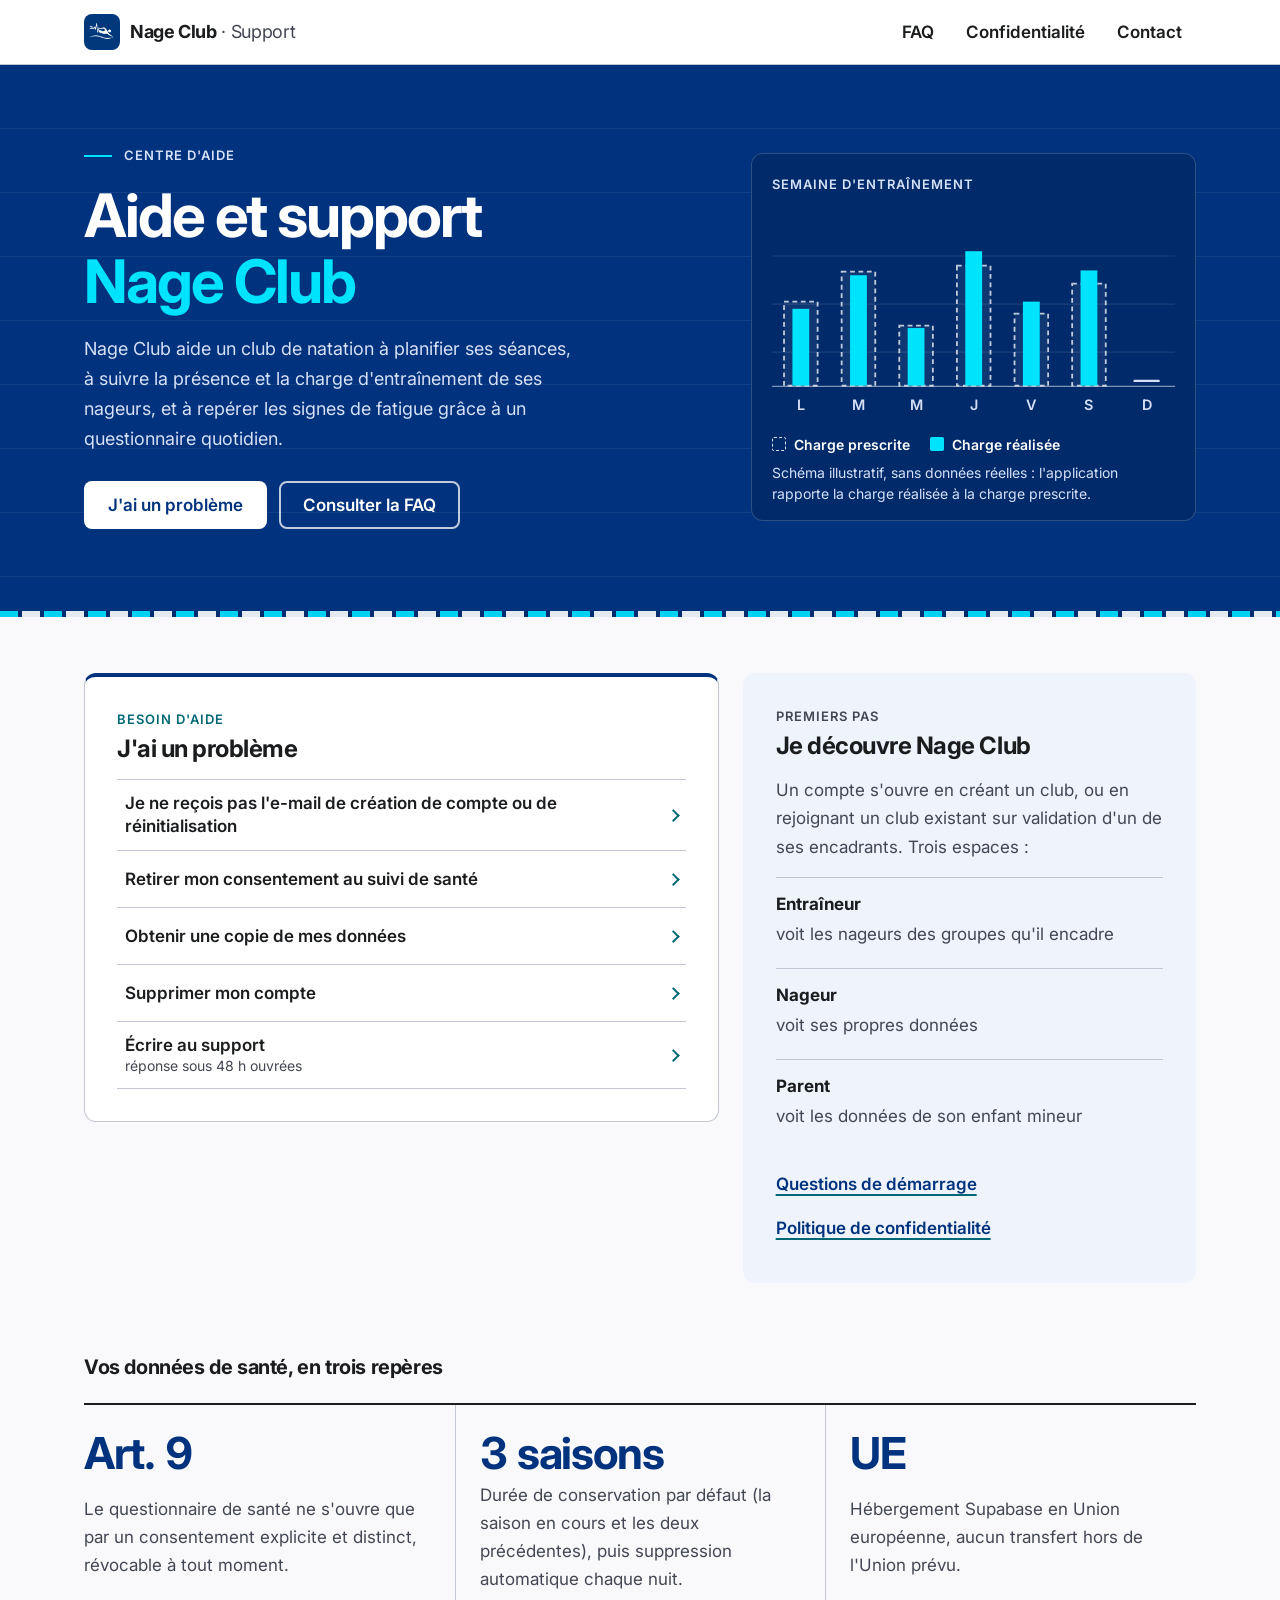
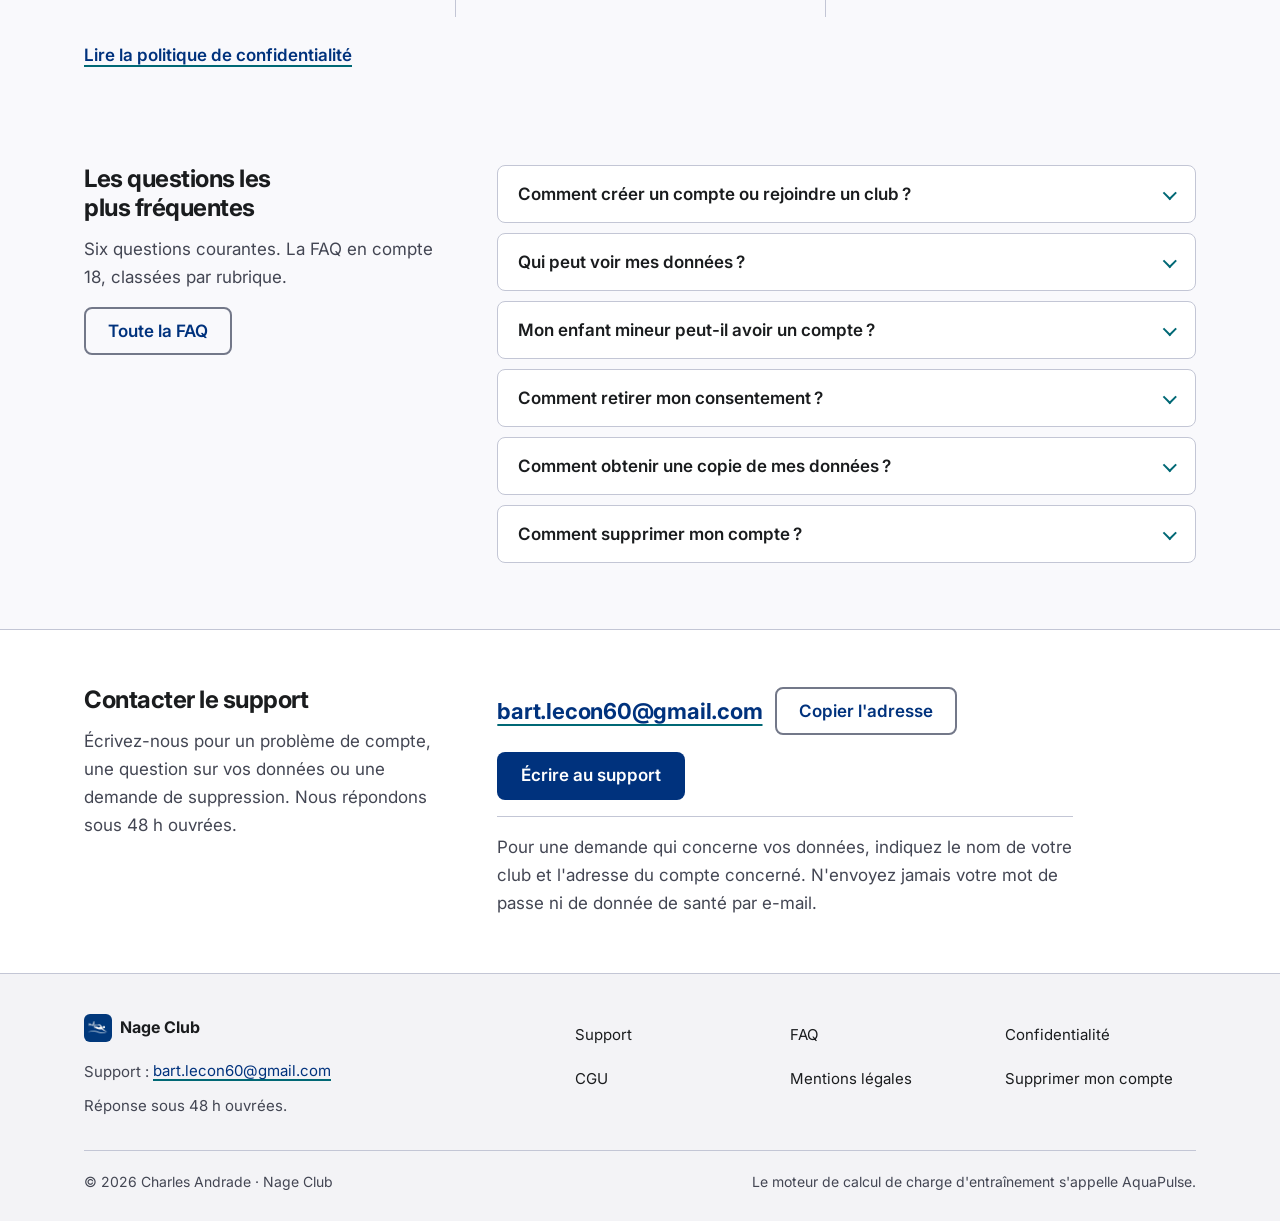
<file: index.html>
<!DOCTYPE html>
<html lang="fr">
<head>
<meta charset="utf-8">
<meta name="viewport" content="width=device-width, initial-scale=1">
<title>Nage Club — Aide et support</title>
<meta name="description" content="Aide et support de l'application Nage Club : démarrage, données et vie privée, suppression de compte, contact du support.">
<link rel="canonical" href="https://artek60744.github.io/nage-club-support/">
<meta name="theme-color" content="#00327D" media="(prefers-color-scheme: light)">
<meta name="theme-color" content="#0A1A33" media="(prefers-color-scheme: dark)">
<meta property="og:type" content="website">
<meta property="og:locale" content="fr_FR">
<meta property="og:site_name" content="Nage Club">
<meta property="og:title" content="Nage Club — Aide et support">
<meta property="og:description" content="Aide et support de l'application Nage Club : démarrage, données et vie privée, suppression de compte, contact du support.">
<meta property="og:url" content="https://artek60744.github.io/nage-club-support/">
<meta property="og:image" content="https://artek60744.github.io/nage-club-support/assets/og.png">
<meta property="og:image:width" content="1200">
<meta property="og:image:height" content="630">
<meta property="og:image:alt" content="Logo Nage Club : un nageur blanc et un tracé de pouls sur fond bleu nuit">
<meta name="twitter:card" content="summary_large_image">
<link rel="icon" type="image/png" href="favicon.png">
<link rel="apple-touch-icon" href="apple-touch-icon.png">
<link rel="preconnect" href="https://fonts.googleapis.com">
<link rel="preconnect" href="https://fonts.gstatic.com" crossorigin>
<link rel="stylesheet" href="https://fonts.googleapis.com/css2?family=Inter:wght@400;600;700&amp;display=swap">
<link rel="stylesheet" href="assets/style.css">
<script src="assets/app.js" defer></script>
</head>
<body>
<a class="skip" href="#contenu">Aller au contenu</a>
<header class="site-header">
<div class="wrap">
<a class="brand" href="index.html"><img src="assets/logo.png" width="36" height="36" alt=""><span>Nage Club<span class="brand-sub"> · Support</span></span></a>
<nav class="nav" aria-label="Navigation principale">
<details>
<summary>Menu</summary>
<ul class="nav-list"><li><a href="faq.html">FAQ</a></li><li><a href="confidentialite.html">Confidentialité</a></li><li><a href="index.html#contact">Contact</a></li></ul>
</details>
</nav>
</div>
</header>
<main id="contenu">

<section class="hero" aria-labelledby="titre">
<div class="wrap hero-grid">
<div class="hero-text">
<p class="eyebrow">Centre d'aide</p>
<h1 id="titre">Aide et support <span class="h1-brand">Nage Club</span></h1>
<p class="hero-lede">Nage Club aide un club de natation à planifier ses séances, à suivre la présence et la charge d'entraînement de ses nageurs, et à repérer les signes de fatigue grâce à un questionnaire quotidien.</p>
<div class="hero-actions">
<a class="btn btn-hero" href="#probleme">J'ai un problème</a>
<a class="btn btn-outline" href="faq.html">Consulter la FAQ</a>
</div>
</div>
<figure class="load-chart">
<p class="load-chart-title" aria-hidden="true">Semaine d'entraînement</p>
<svg viewBox="0 0 336 176" role="img" aria-labelledby="schema-titre" focusable="false">
<title id="schema-titre">Schéma : charge prescrite et charge réalisée, jour par jour, sur une semaine</title>
<g class="lc-grid"><line x1="0" y1="40" x2="336" y2="40"/><line x1="0" y1="80" x2="336" y2="80"/><line x1="0" y1="120" x2="336" y2="120"/></g>
<g class="lc-plan">
<rect x="10" y="78" width="28" height="70"/><rect x="58" y="53" width="28" height="95"/><rect x="106" y="98" width="28" height="50"/><rect x="154" y="48" width="28" height="100"/><rect x="202" y="88" width="28" height="60"/><rect x="250" y="63" width="28" height="85"/>
</g>
<g class="lc-done">
<rect x="17" y="84" width="14" height="64"/><rect x="65" y="56" width="14" height="92"/><rect x="113" y="100" width="14" height="48"/><rect x="161" y="36" width="14" height="112"/><rect x="209" y="78" width="14" height="70"/><rect x="257" y="52" width="14" height="96"/>
</g>
<line class="lc-base" x1="0" y1="148.5" x2="336" y2="148.5"/>
<line class="lc-rest" x1="302" y1="144" x2="322" y2="144"/>
<g class="lc-days"><text x="24" y="168">L</text><text x="72" y="168">M</text><text x="120" y="168">M</text><text x="168" y="168">J</text><text x="216" y="168">V</text><text x="264" y="168">S</text><text x="312" y="168">D</text></g>
</svg>
<figcaption>
<span class="lc-key lc-key-plan">Charge prescrite</span>
<span class="lc-key lc-key-done">Charge réalisée</span>
<span class="lc-note">Schéma illustratif, sans données réelles : l'application rapporte la charge réalisée à la charge prescrite.</span>
</figcaption>
</figure>
</div>
<div class="lane-rope" aria-hidden="true"></div>
</section>

<div class="wrap paths">
<section class="path path-help" id="probleme" aria-labelledby="titre-probleme">
<p class="path-kicker">Besoin d'aide</p>
<h2 id="titre-probleme">J'ai un problème</h2>
<ul class="task-list">
<li><a href="faq.html#q-email"><span>Je ne reçois pas l'e-mail de création de compte ou de réinitialisation</span></a></li>
<li><a href="faq.html#q-consentement"><span>Retirer mon consentement au suivi de santé</span></a></li>
<li><a href="faq.html#q-copie"><span>Obtenir une copie de mes données</span></a></li>
<li><a href="supprimer-compte.html"><span>Supprimer mon compte</span></a></li>
<li><a href="#contact"><span>Écrire au support <small>réponse sous 48 h ouvrées</small></span></a></li>
</ul>
</section>

<section class="path path-discover" aria-labelledby="titre-decouvrir">
<p class="path-kicker">Premiers pas</p>
<h2 id="titre-decouvrir">Je découvre Nage Club</h2>
<p>Un compte s'ouvre en créant un club, ou en rejoignant un club existant sur validation d'un de ses encadrants. Trois espaces :</p>
<dl class="roles">
<div><dt>Entraîneur</dt><dd>voit les nageurs des groupes qu'il encadre</dd></div>
<div><dt>Nageur</dt><dd>voit ses propres données</dd></div>
<div><dt>Parent</dt><dd>voit les données de son enfant mineur</dd></div>
</dl>
<p class="path-links"><a href="faq.html#demarrage">Questions de démarrage</a> <a href="confidentialite.html">Politique de confidentialité</a></p>
</section>
</div>

<section class="facts" aria-labelledby="titre-facts">
<div class="wrap">
<h2 id="titre-facts" class="facts-title">Vos données de santé, en trois repères</h2>
<ul class="facts-list">
<li><strong class="fact-figure">Art. 9</strong><span>Le questionnaire de santé ne s'ouvre que par un consentement explicite et distinct, révocable à tout moment.</span></li>
<li><strong class="fact-figure">3 saisons</strong><span>Durée de conservation par défaut (la saison en cours et les deux précédentes), puis suppression automatique chaque nuit.</span></li>
<li><strong class="fact-figure">UE</strong><span>Hébergement Supabase en Union européenne, aucun transfert hors de l'Union prévu.</span></li>
</ul>
<p class="facts-more"><a href="confidentialite.html">Lire la politique de confidentialité</a></p>
</div>
</section>

<section class="section" id="questions" aria-labelledby="titre-questions">
<div class="wrap split">
<div class="split-head">
<h2 id="titre-questions">Les questions les plus fréquentes</h2>
<p>Six questions courantes. La FAQ en compte 18, classées par rubrique.</p>
<p><a class="btn btn-ghost" href="faq.html">Toute la FAQ</a></p>
</div>
<div class="split-body">
<details class="q"><summary>Comment créer un compte ou rejoindre un club ?</summary><div class="a"><p>Un compte s'ouvre soit en créant un club, soit en rejoignant un club existant, sur validation d'un de ses encadrants. Le service s'adresse aux clubs : il n'y a pas d'inscription individuelle sans club.</p><p>Pour rejoindre un club, demandez à son entraîneur ou à son administrateur de valider votre arrivée.</p></div></details>
<details class="q"><summary>Qui peut voir mes données ?</summary><div class="a"><p>L'entraîneur voit les nageurs des groupes qu'il encadre, et seulement ceux-là. Le parent voit les données de son enfant mineur, et rien d'autre. Le nageur voit ses propres données, et l'administrateur du club voit les nageurs de son club.</p><p>Ces cloisons sont appliquées par la base de données elle-même, à chaque requête, et pas seulement par l'interface. Une donnée qu'un compte n'a pas le droit de lire ne lui est pas envoyée.</p></div></details>
<details class="q"><summary>Mon enfant mineur peut-il avoir un compte ?</summary><div class="a"><p>Oui. Les questions sur sa santé ne lui sont posées qu'après l'autorisation d'un titulaire de l'autorité parentale, donnée depuis un compte parent rattaché ou sur le formulaire d'inscription du club. Aucun entraîneur ne peut consentir à la place d'un parent.</p><p>Le jour de ses 18 ans, le nageur reprend la main : l'accès de ses parents à ses données se ferme automatiquement, et ne se rouvre que s'il l'autorise lui-même.</p></div></details>
<details class="q"><summary>Comment retirer mon consentement ?</summary><div class="a"><p>Depuis votre profil dans l'application. Le retrait supprime immédiatement l'ensemble des questionnaires et des indicateurs déjà collectés, et pas seulement ceux à venir. Pour un mineur, le consentement se retire aussi en le disant au club.</p><p>Vous continuez à vous entraîner normalement : seul le suivi de santé s'arrête.</p></div></details>
<details class="q"><summary>Comment obtenir une copie de mes données ?</summary><div class="a"><p>Depuis votre profil, l'application produit un export complet et lisible par machine : identité, e-mail du compte, rôles, liens familiaux, appartenances de groupe, séances et charges d'entraînement, questionnaires et indicateurs. Un compte parent peut aussi exporter les données de son enfant.</p></div></details>
<details class="q"><summary>Comment supprimer mon compte ?</summary><div class="a"><p>Depuis l'application. Vos rôles, vos liens familiaux et, si vous gérez votre propre suivi, vos données de santé sont alors effacés immédiatement ; la fermeture définitive de votre identifiant de connexion est ensuite finalisée par un administrateur.</p><p>Le détail des deux chemins possibles est sur la page <a href="supprimer-compte.html">Supprimer mon compte</a>.</p></div></details>
</div>
</div>
</section>

<section class="contact" id="contact" aria-labelledby="titre-contact">
<div class="wrap split">
<div class="split-head">
<h2 id="titre-contact">Contacter le support</h2>
<p>Écrivez-nous pour un problème de compte, une question sur vos données ou une demande de suppression. Nous répondons sous 48 h ouvrées.</p>
</div>
<div class="split-body contact-box">
<p class="mail-line"><a class="mail" id="mail-link" href="mailto:bart.lecon60@gmail.com?subject=Support%20Nage%20Club">bart.lecon60@gmail.com</a><span id="copy-slot"></span></p>
<p><a class="btn" href="mailto:bart.lecon60@gmail.com?subject=Support%20Nage%20Club">Écrire au support</a></p>
<p class="contact-note">Pour une demande qui concerne vos données, indiquez le nom de votre club et l'adresse du compte concerné. N'envoyez jamais votre mot de passe ni de donnée de santé par e-mail.</p>
</div>
</div>
</section>

</main>
<footer class="site-footer">
<div class="wrap footer-grid">
<div class="footer-id">
<p class="footer-brand"><img src="assets/logo.png" width="28" height="28" alt="">Nage Club</p>
<p>Support : <a href="mailto:bart.lecon60@gmail.com?subject=Support%20Nage%20Club">bart.lecon60@gmail.com</a><br>Réponse sous 48 h ouvrées.</p>
</div>
<nav aria-label="Pied de page"><ul><li><a href="index.html">Support</a></li><li><a href="faq.html">FAQ</a></li><li><a href="confidentialite.html">Confidentialité</a></li><li><a href="cgu.html">CGU</a></li><li><a href="mentions-legales.html">Mentions légales</a></li><li><a href="supprimer-compte.html">Supprimer mon compte</a></li></ul></nav>
</div>
<div class="wrap footer-legal">
<p>© 2026 Charles Andrade · Nage Club</p>
<p>Le moteur de calcul de charge d'entraînement s'appelle AquaPulse.</p>
</div>
</footer>
</body>
</html>
</file>
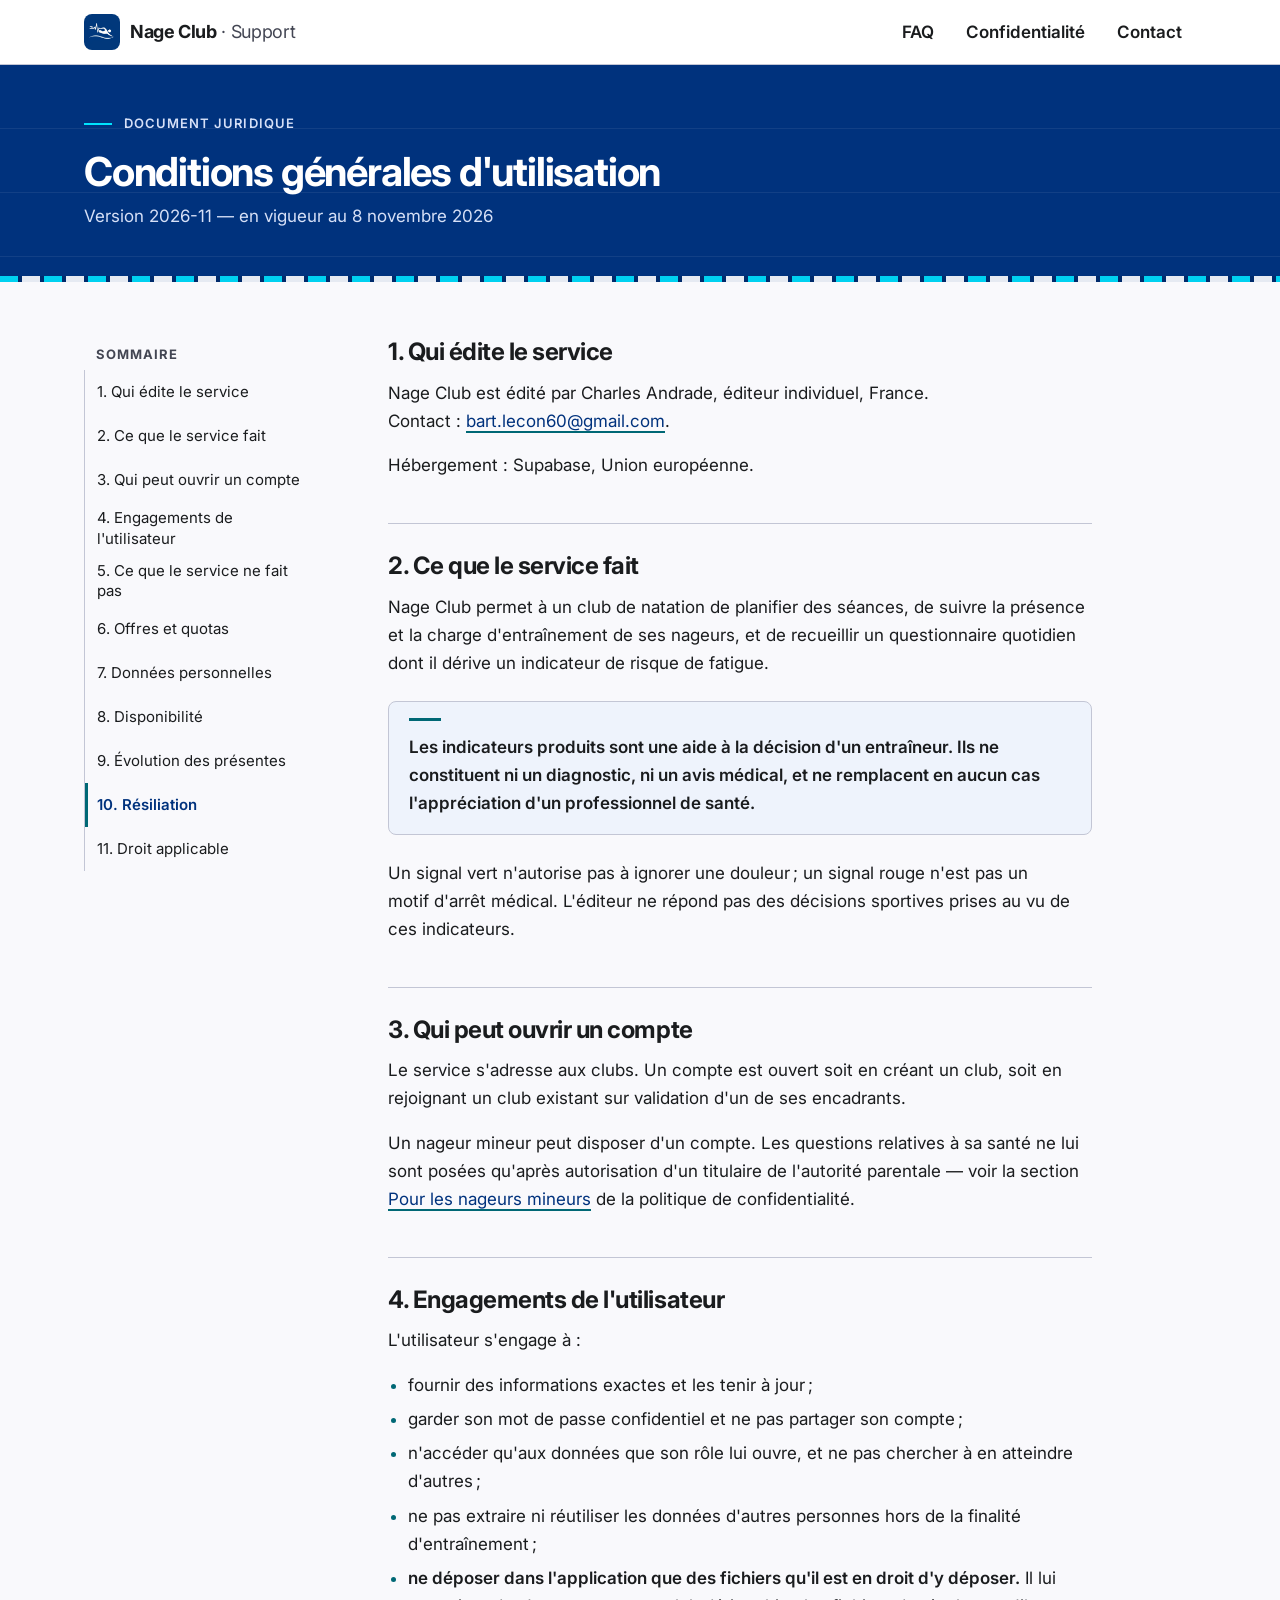
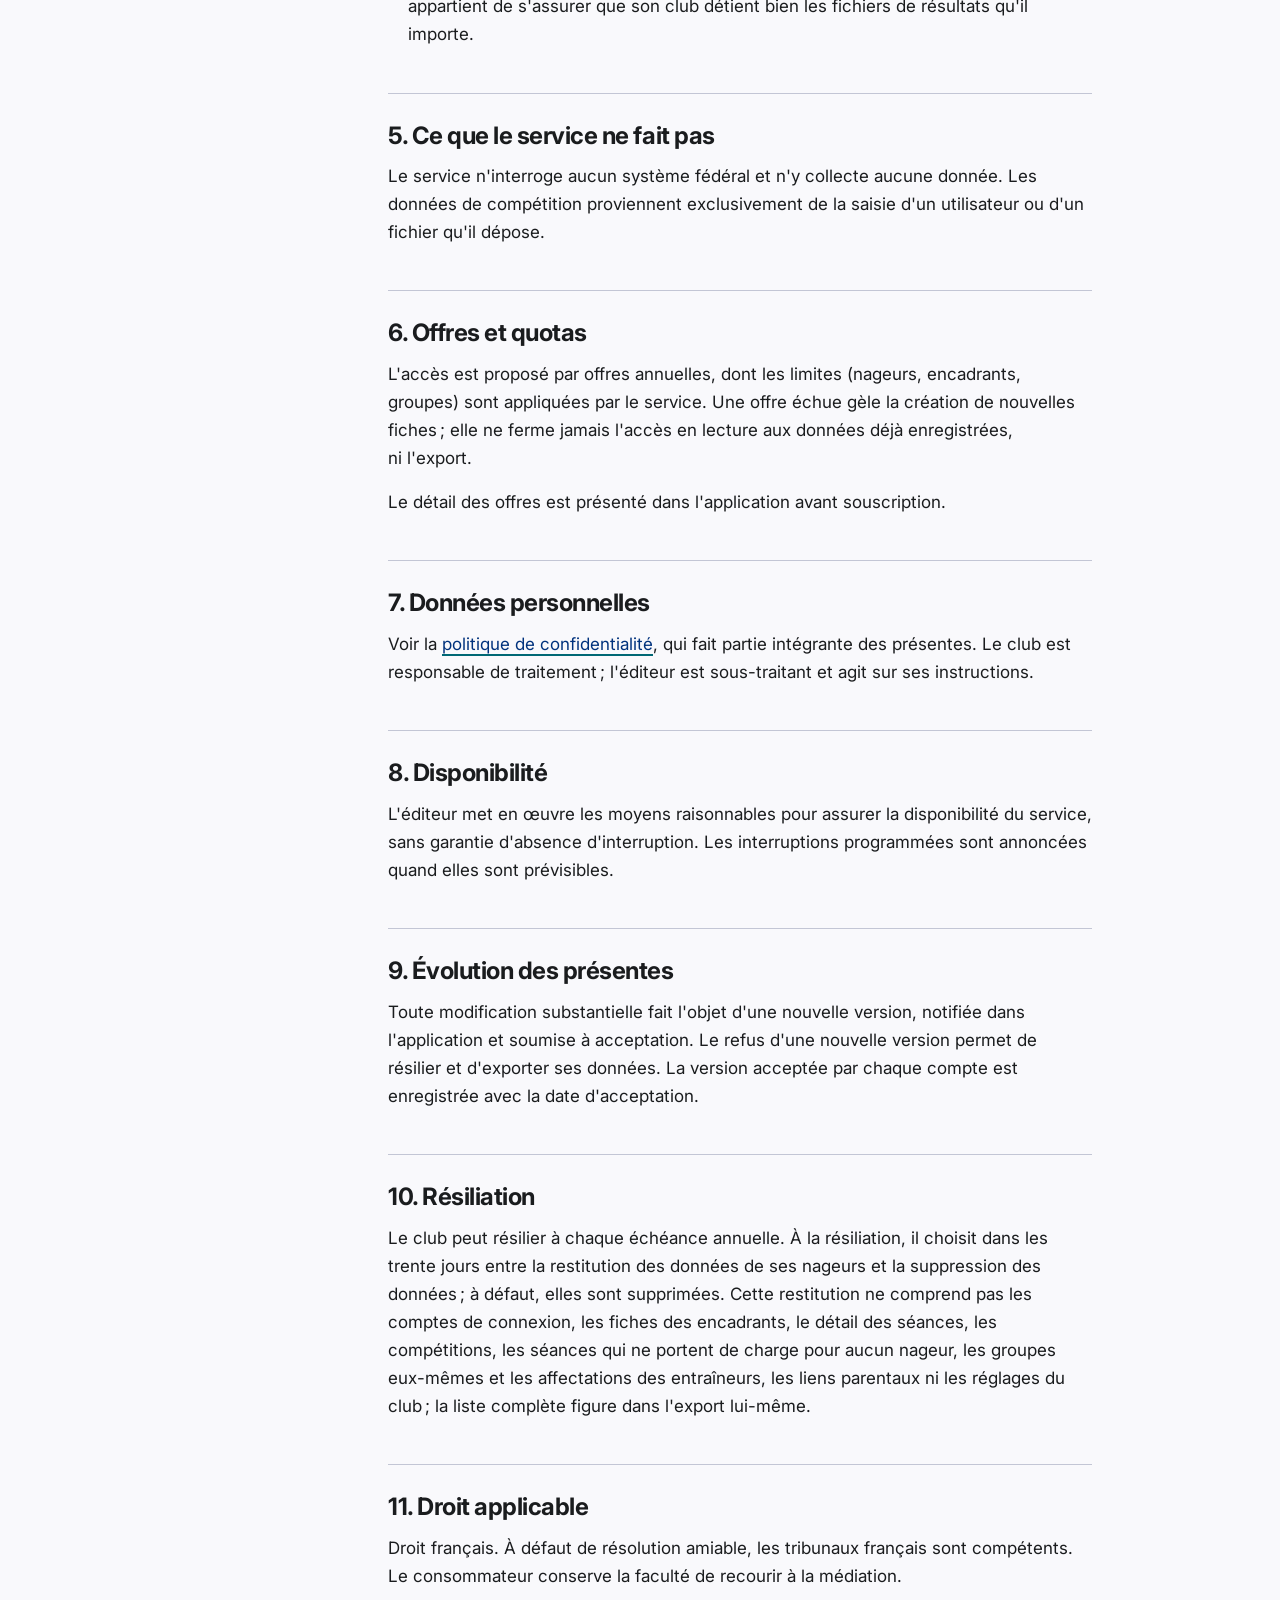
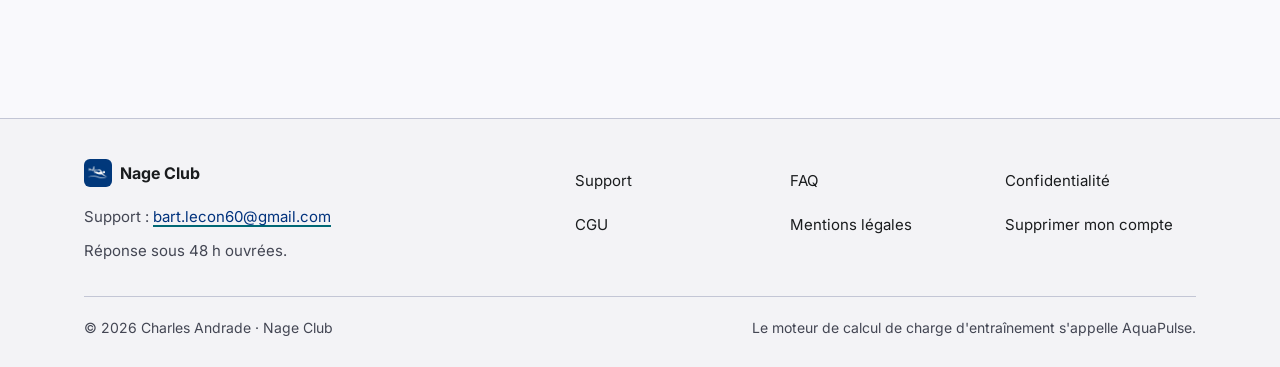
<file: cgu.html>
<!DOCTYPE html>
<html lang="fr">
<head>
<meta charset="utf-8">
<meta name="viewport" content="width=device-width, initial-scale=1">
<title>Conditions générales d'utilisation — Nage Club</title>
<meta name="description" content="Conditions générales d'utilisation de Nage Club : service, comptes, engagements, offres, données personnelles, résiliation et droit applicable.">
<link rel="canonical" href="https://artek60744.github.io/nage-club-support/cgu.html">
<meta name="theme-color" content="#00327D" media="(prefers-color-scheme: light)">
<meta name="theme-color" content="#0A1A33" media="(prefers-color-scheme: dark)">
<meta property="og:type" content="website">
<meta property="og:locale" content="fr_FR">
<meta property="og:site_name" content="Nage Club">
<meta property="og:title" content="Conditions générales d'utilisation — Nage Club">
<meta property="og:description" content="Conditions générales d'utilisation de Nage Club : service, comptes, engagements, offres, données personnelles, résiliation et droit applicable.">
<meta property="og:url" content="https://artek60744.github.io/nage-club-support/cgu.html">
<meta property="og:image" content="https://artek60744.github.io/nage-club-support/assets/og.png">
<meta property="og:image:width" content="1200">
<meta property="og:image:height" content="630">
<meta property="og:image:alt" content="Logo Nage Club : un nageur blanc et un tracé de pouls sur fond bleu nuit">
<meta name="twitter:card" content="summary_large_image">
<link rel="icon" type="image/png" href="favicon.png">
<link rel="apple-touch-icon" href="apple-touch-icon.png">
<link rel="preconnect" href="https://fonts.googleapis.com">
<link rel="preconnect" href="https://fonts.gstatic.com" crossorigin>
<link rel="stylesheet" href="https://fonts.googleapis.com/css2?family=Inter:wght@400;600;700&amp;display=swap">
<link rel="stylesheet" href="assets/style.css">
<script src="assets/app.js" defer></script>
</head>
<body>
<a class="skip" href="#contenu">Aller au contenu</a>
<header class="site-header">
<div class="wrap">
<a class="brand" href="index.html"><img src="assets/logo.png" width="36" height="36" alt=""><span>Nage Club<span class="brand-sub"> · Support</span></span></a>
<nav class="nav" aria-label="Navigation principale">
<details>
<summary>Menu</summary>
<ul class="nav-list"><li><a href="faq.html">FAQ</a></li><li><a href="confidentialite.html">Confidentialité</a></li><li><a href="index.html#contact">Contact</a></li></ul>
</details>
</nav>
</div>
</header>
<main id="contenu">

<div class="page-head"><div class="wrap">
<p class="eyebrow">Document juridique</p>
<h1>Conditions générales d'utilisation</h1>
<p class="meta">Version 2026-11 — en vigueur au 8 novembre 2026</p>
</div><div class="lane-rope" aria-hidden="true"></div></div>
<div class="wrap section doc">
<aside class="doc-aside"><nav class="toc" aria-label="Sommaire"><details open><summary>Sommaire</summary><ul><li><a href="#editeur">1. Qui édite le service</a></li><li><a href="#service">2. Ce que le service fait</a></li><li><a href="#comptes">3. Qui peut ouvrir un compte</a></li><li><a href="#engagements">4. Engagements de l'utilisateur</a></li><li><a href="#limites">5. Ce que le service ne fait pas</a></li><li><a href="#offres">6. Offres et quotas</a></li><li><a href="#donnees">7. Données personnelles</a></li><li><a href="#disponibilite">8. Disponibilité</a></li><li><a href="#evolution">9. Évolution des présentes</a></li><li><a href="#resiliation">10. Résiliation</a></li><li><a href="#droit">11. Droit applicable</a></li></ul></details></nav></aside>
<div class="prose legal">

<h2 id="editeur">1. Qui édite le service</h2>
<p>Nage Club est édité par Charles Andrade, éditeur individuel, France. Contact : <a href="mailto:bart.lecon60@gmail.com">bart.lecon60@gmail.com</a>.</p>
<p>Hébergement : Supabase, Union européenne.</p>

<h2 id="service">2. Ce que le service fait</h2>
<p>Nage Club permet à un club de natation de planifier des séances, de suivre la présence et la charge d'entraînement de ses nageurs, et de recueillir un questionnaire quotidien dont il dérive un indicateur de risque de fatigue.</p>
<div class="notice">
<p><strong>Les indicateurs produits sont une aide à la décision d'un entraîneur. Ils ne constituent ni un diagnostic, ni un avis médical, et ne remplacent en aucun cas l'appréciation d'un professionnel de santé.</strong></p>
</div>
<p>Un signal vert n'autorise pas à ignorer une douleur ; un signal rouge n'est pas un motif d'arrêt médical. L'éditeur ne répond pas des décisions sportives prises au vu de ces indicateurs.</p>

<h2 id="comptes">3. Qui peut ouvrir un compte</h2>
<p>Le service s'adresse aux clubs. Un compte est ouvert soit en créant un club, soit en rejoignant un club existant sur validation d'un de ses encadrants.</p>
<p>Un nageur mineur peut disposer d'un compte. Les questions relatives à sa santé ne lui sont posées qu'après autorisation d'un titulaire de l'autorité parentale — voir la section <a href="confidentialite.html#mineurs">Pour les nageurs mineurs</a> de la politique de confidentialité.</p>

<h2 id="engagements">4. Engagements de l'utilisateur</h2>
<p>L'utilisateur s'engage à :</p>
<ul>
<li>fournir des informations exactes et les tenir à jour ;</li>
<li>garder son mot de passe confidentiel et ne pas partager son compte ;</li>
<li>n'accéder qu'aux données que son rôle lui ouvre, et ne pas chercher à en atteindre d'autres ;</li>
<li>ne pas extraire ni réutiliser les données d'autres personnes hors de la finalité d'entraînement ;</li>
<li><strong>ne déposer dans l'application que des fichiers qu'il est en droit d'y déposer.</strong> Il lui appartient de s'assurer que son club détient bien les fichiers de résultats qu'il importe.</li>
</ul>

<h2 id="limites">5. Ce que le service ne fait pas</h2>
<p>Le service n'interroge aucun système fédéral et n'y collecte aucune donnée. Les données de compétition proviennent exclusivement de la saisie d'un utilisateur ou d'un fichier qu'il dépose.</p>

<h2 id="offres">6. Offres et quotas</h2>
<p>L'accès est proposé par offres annuelles, dont les limites (nageurs, encadrants, groupes) sont appliquées par le service. Une offre échue gèle la création de nouvelles fiches ; elle ne ferme jamais l'accès en lecture aux données déjà enregistrées, ni l'export.</p>
<p>Le détail des offres est présenté dans l'application avant souscription.</p>

<h2 id="donnees">7. Données personnelles</h2>
<p>Voir la <a href="confidentialite.html">politique de confidentialité</a>, qui fait partie intégrante des présentes. Le club est responsable de traitement ; l'éditeur est sous-traitant et agit sur ses instructions.</p>

<h2 id="disponibilite">8. Disponibilité</h2>
<p>L'éditeur met en œuvre les moyens raisonnables pour assurer la disponibilité du service, sans garantie d'absence d'interruption. Les interruptions programmées sont annoncées quand elles sont prévisibles.</p>

<h2 id="evolution">9. Évolution des présentes</h2>
<p>Toute modification substantielle fait l'objet d'une nouvelle version, notifiée dans l'application et soumise à acceptation. Le refus d'une nouvelle version permet de résilier et d'exporter ses données. La version acceptée par chaque compte est enregistrée avec la date d'acceptation.</p>

<h2 id="resiliation">10. Résiliation</h2>
<p>Le club peut résilier à chaque échéance annuelle. À la résiliation, il choisit dans les trente jours entre la restitution des données de ses nageurs et la suppression des données ; à défaut, elles sont supprimées. Cette restitution ne comprend pas les comptes de connexion, les fiches des encadrants, le détail des séances, les compétitions, les séances qui ne portent de charge pour aucun nageur, les groupes eux-mêmes et les affectations des entraîneurs, les liens parentaux ni les réglages du club ; la liste complète figure dans l'export lui-même.</p>

<h2 id="droit">11. Droit applicable</h2>
<p>Droit français. À défaut de résolution amiable, les tribunaux français sont compétents. Le consommateur conserve la faculté de recourir à la médiation.</p>
</div>
</div>

</main>
<footer class="site-footer">
<div class="wrap footer-grid">
<div class="footer-id">
<p class="footer-brand"><img src="assets/logo.png" width="28" height="28" alt="">Nage Club</p>
<p>Support : <a href="mailto:bart.lecon60@gmail.com?subject=Support%20Nage%20Club">bart.lecon60@gmail.com</a><br>Réponse sous 48 h ouvrées.</p>
</div>
<nav aria-label="Pied de page"><ul><li><a href="index.html">Support</a></li><li><a href="faq.html">FAQ</a></li><li><a href="confidentialite.html">Confidentialité</a></li><li><a href="cgu.html">CGU</a></li><li><a href="mentions-legales.html">Mentions légales</a></li><li><a href="supprimer-compte.html">Supprimer mon compte</a></li></ul></nav>
</div>
<div class="wrap footer-legal">
<p>© 2026 Charles Andrade · Nage Club</p>
<p>Le moteur de calcul de charge d'entraînement s'appelle AquaPulse.</p>
</div>
</footer>
</body>
</html>
</file>
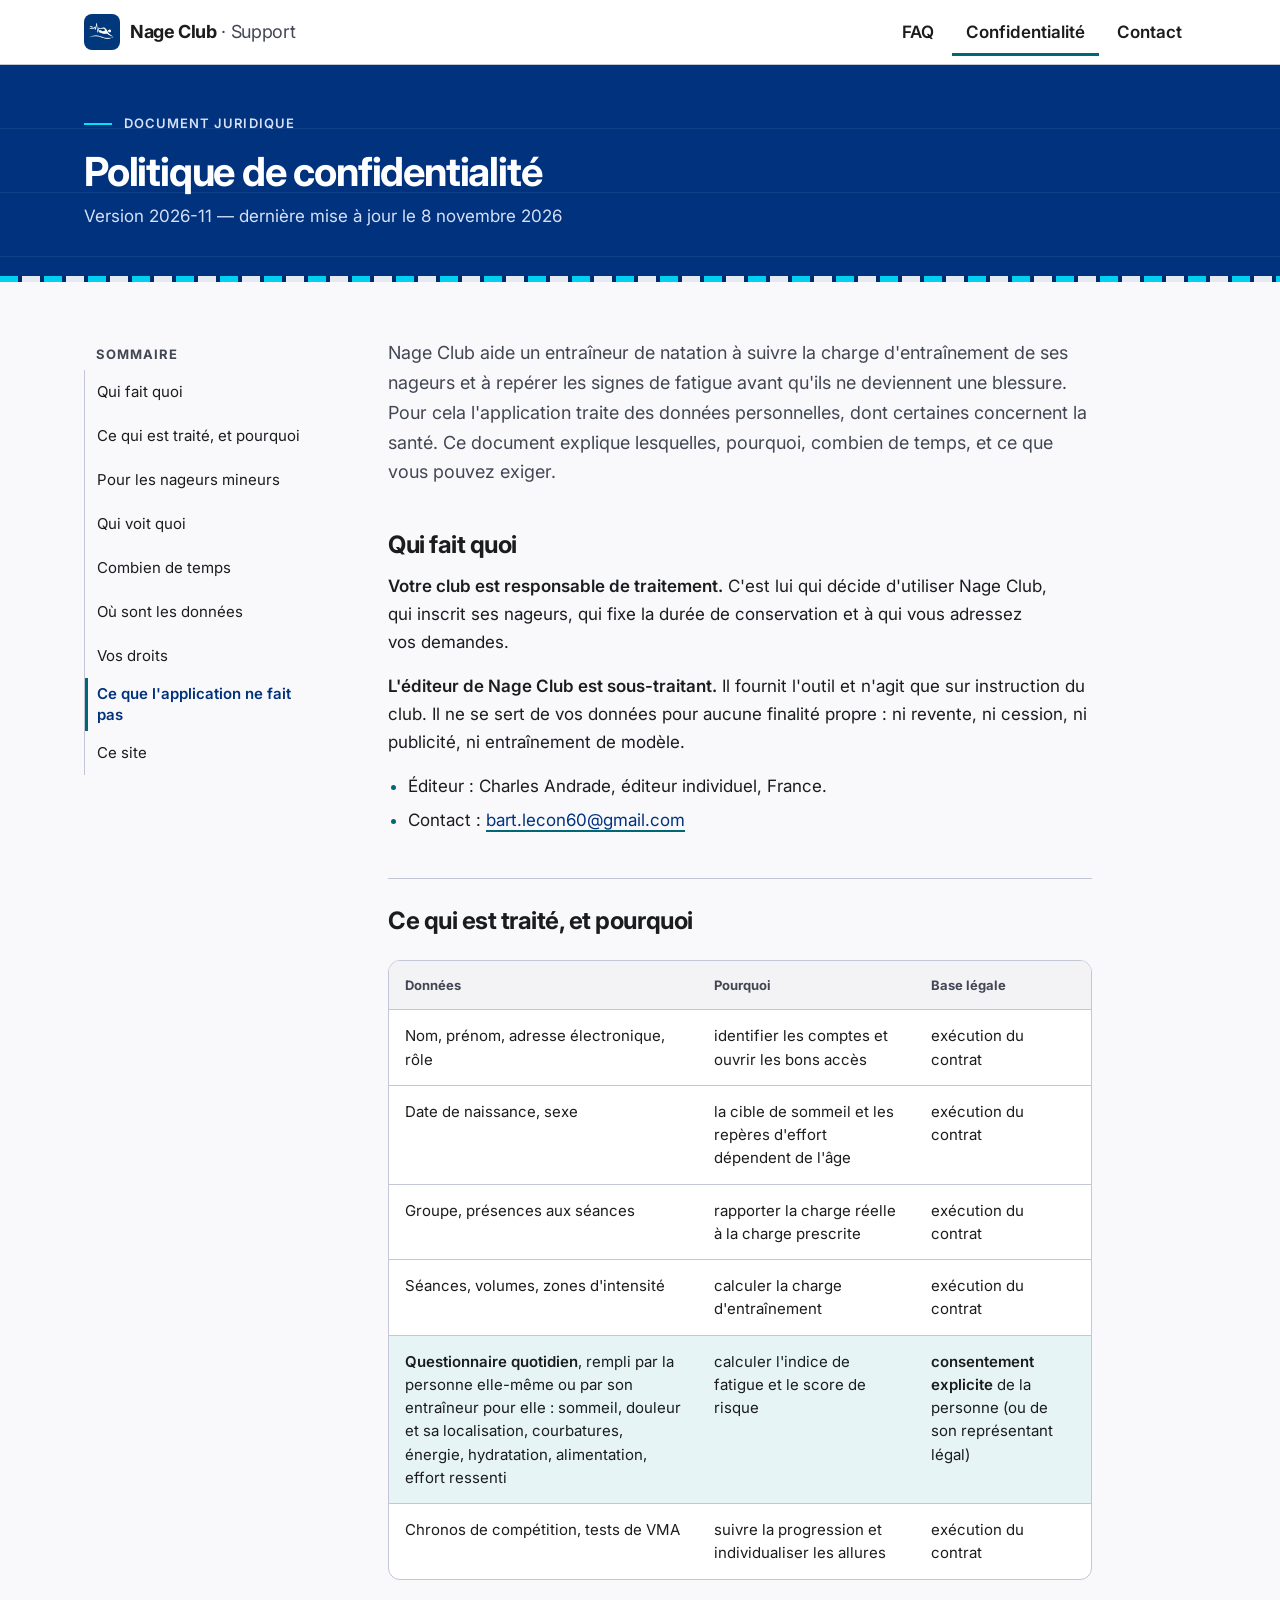
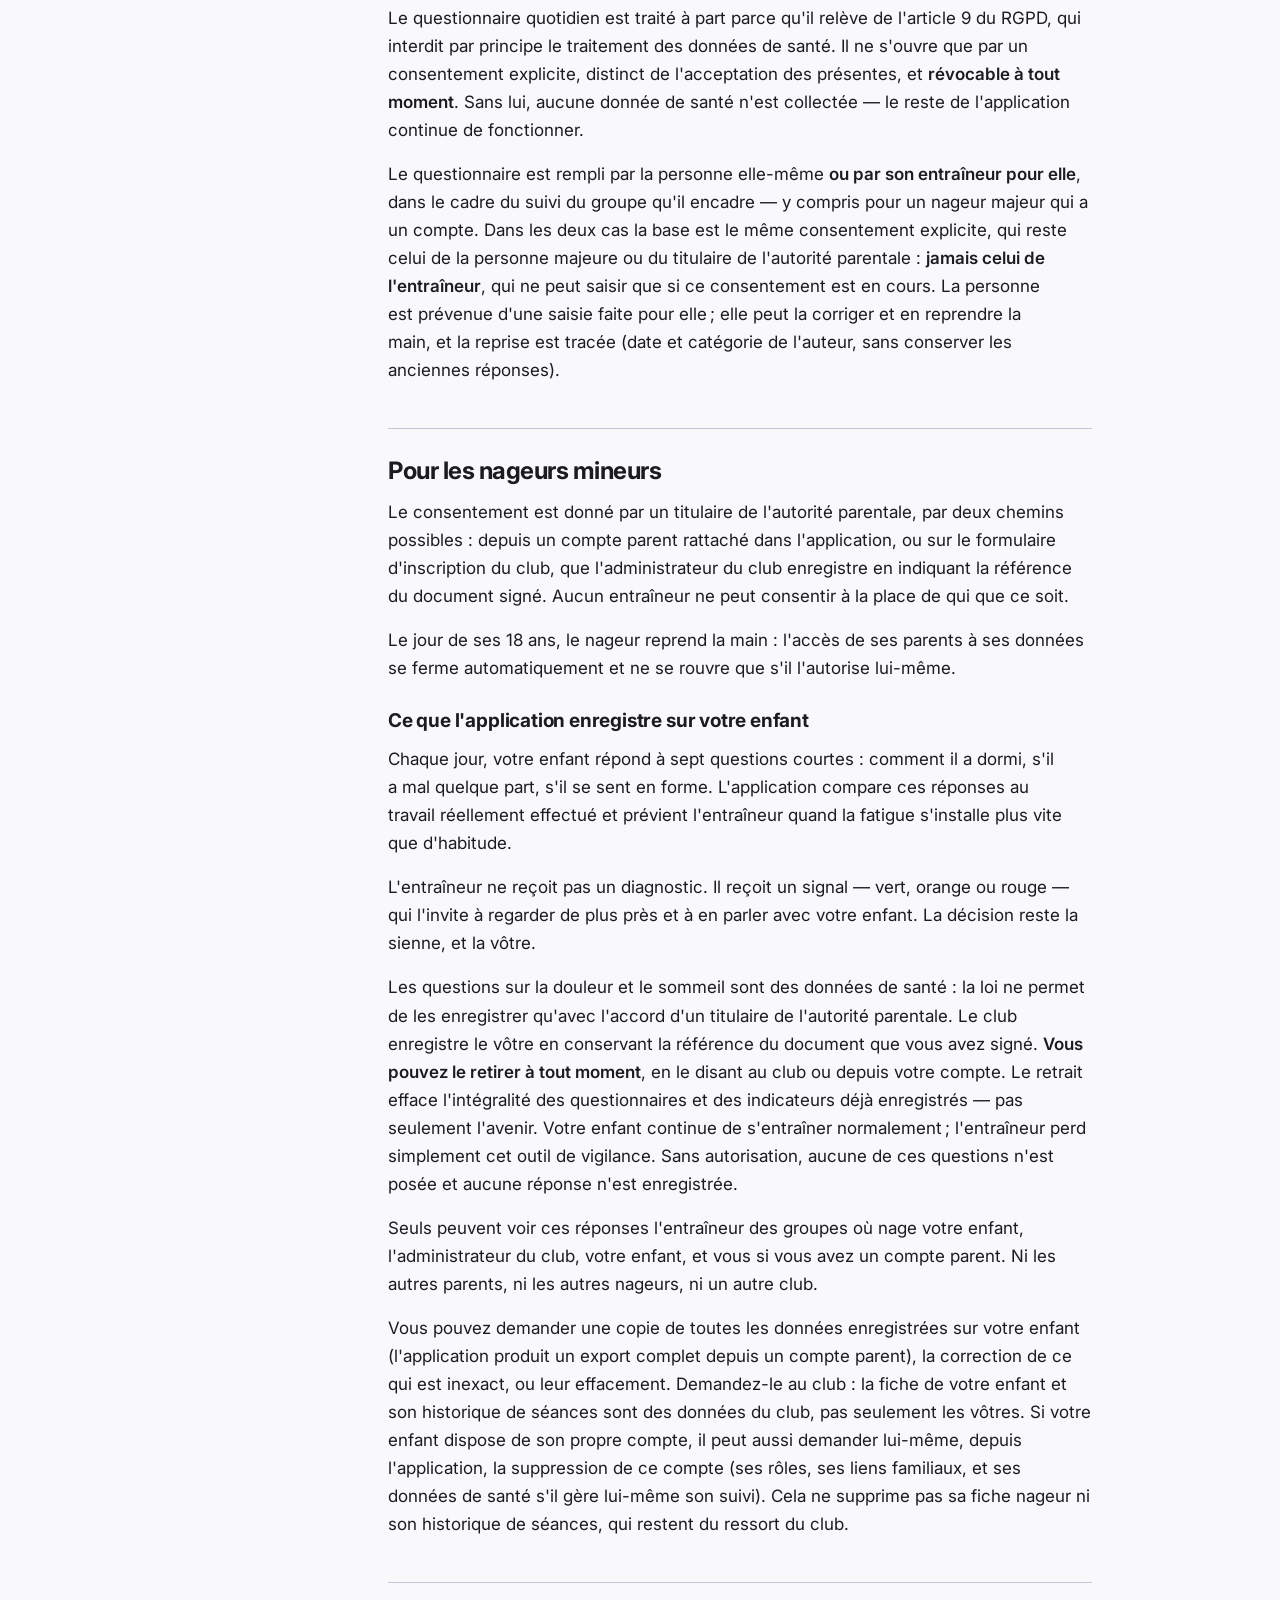
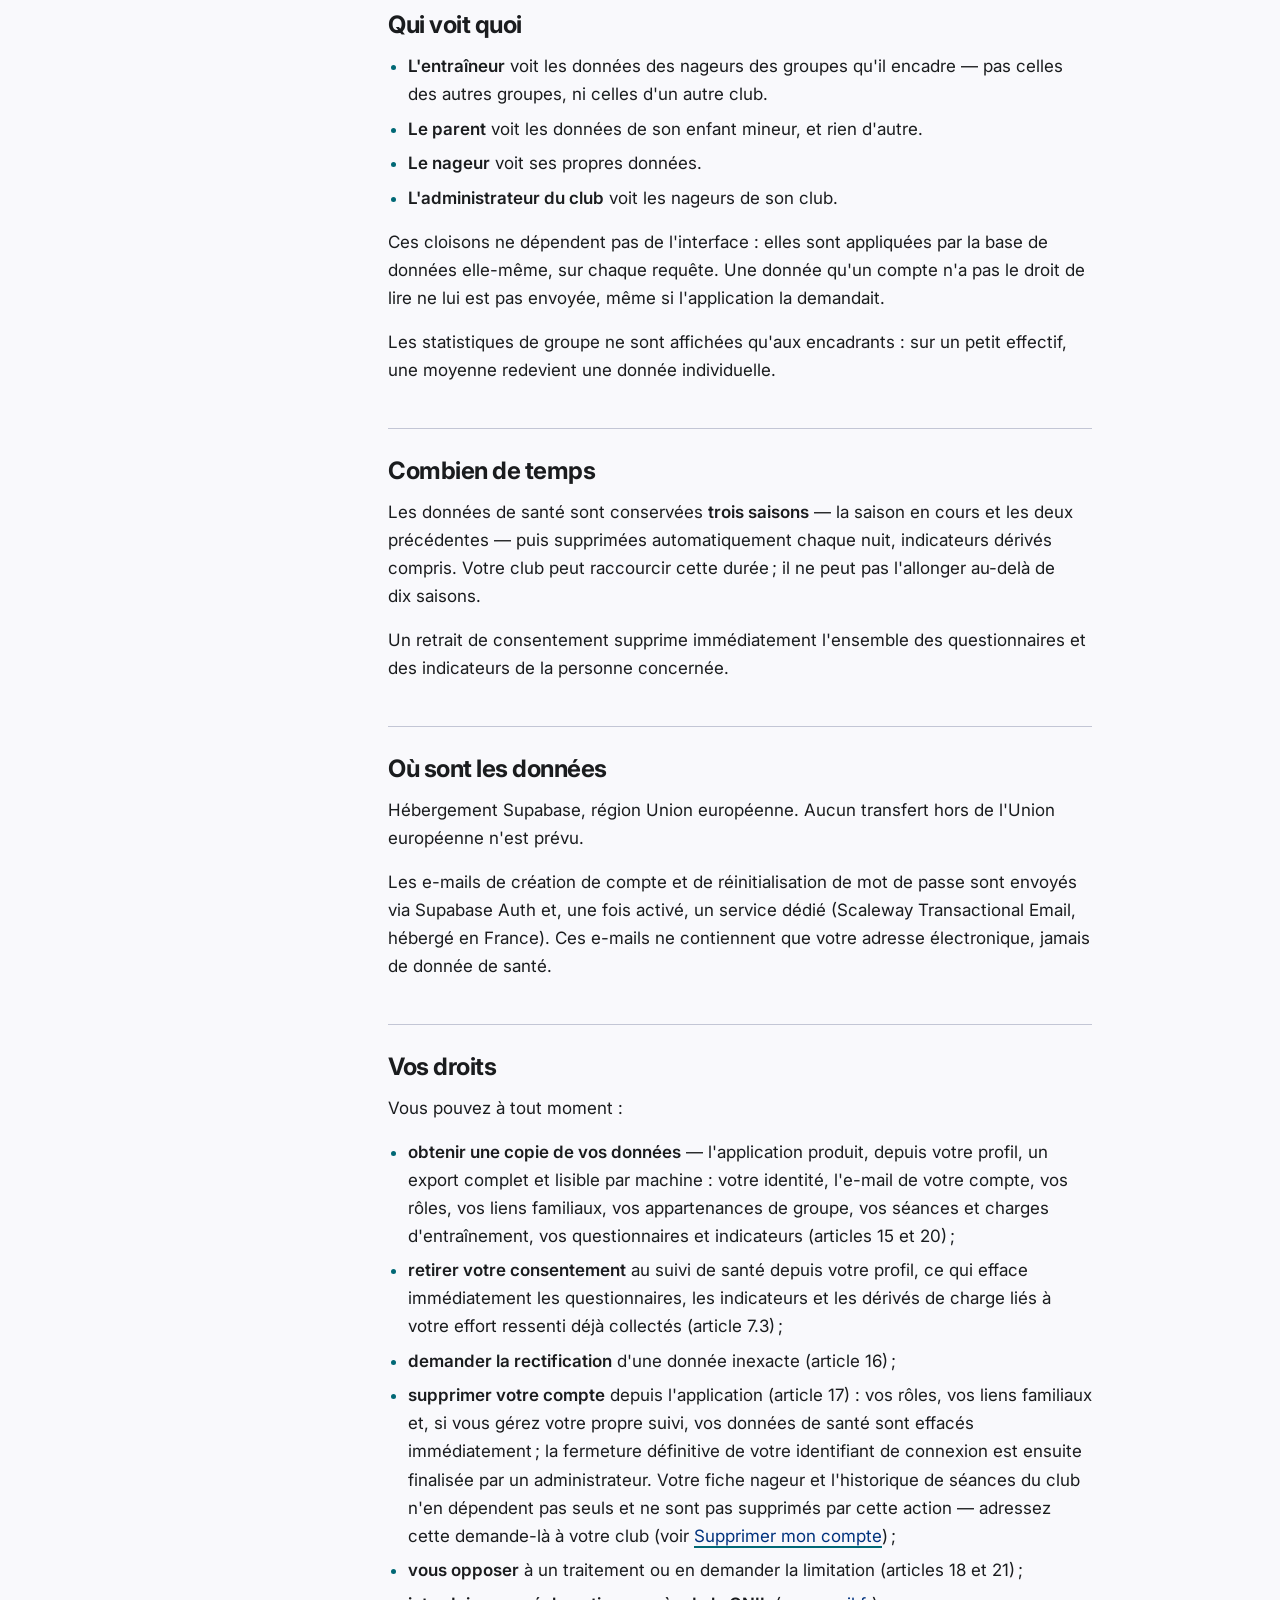
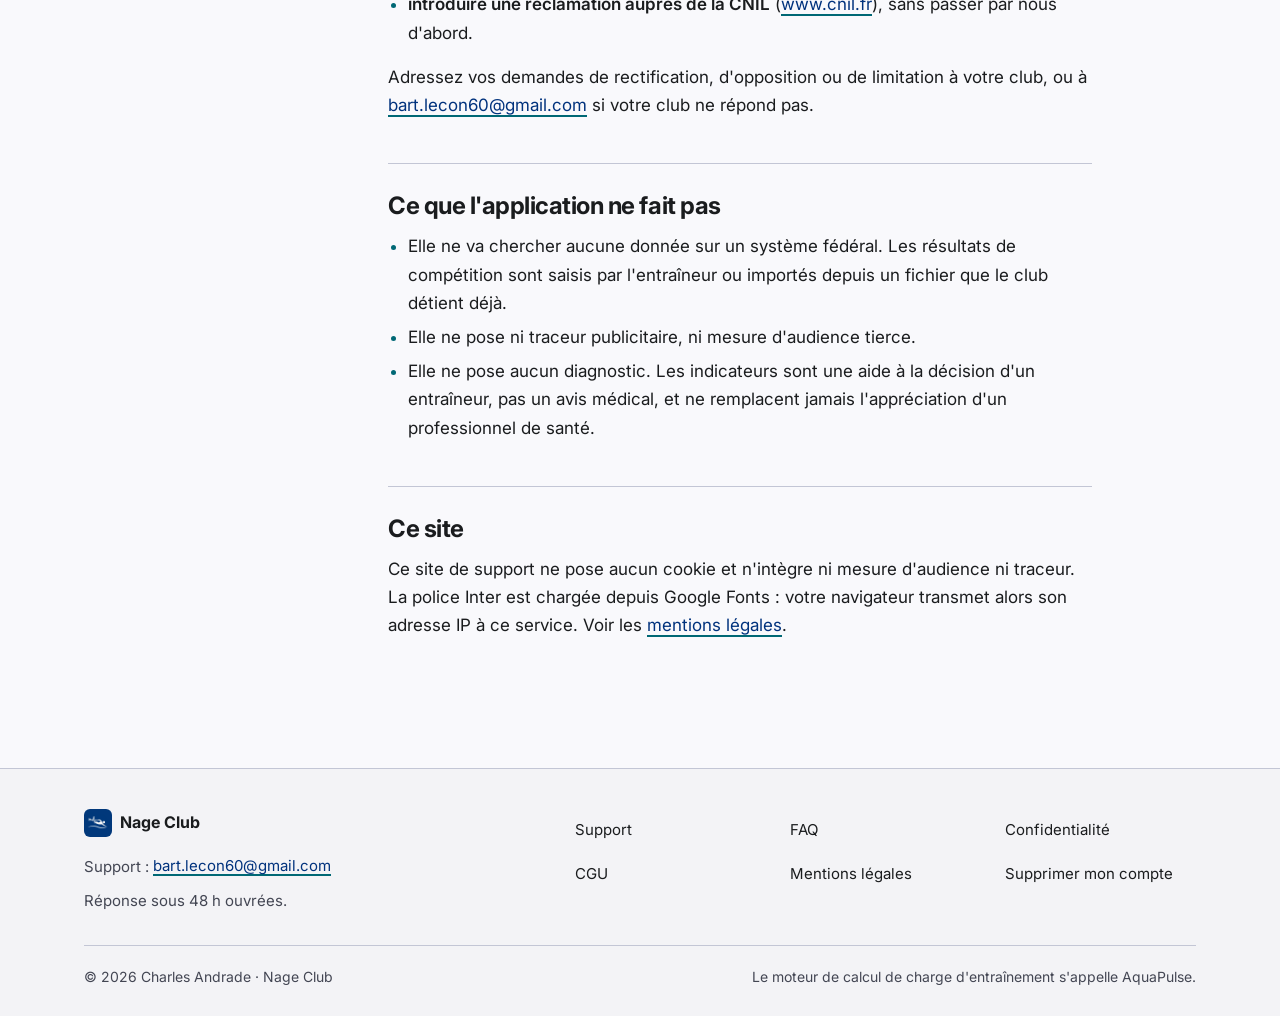
<file: confidentialite.html>
<!DOCTYPE html>
<html lang="fr">
<head>
<meta charset="utf-8">
<meta name="viewport" content="width=device-width, initial-scale=1">
<title>Politique de confidentialité — Nage Club</title>
<meta name="description" content="Politique de confidentialité de Nage Club : données traitées, consentement explicite pour le questionnaire de santé, conservation trois saisons, droits et CNIL.">
<link rel="canonical" href="https://artek60744.github.io/nage-club-support/confidentialite.html">
<meta name="theme-color" content="#00327D" media="(prefers-color-scheme: light)">
<meta name="theme-color" content="#0A1A33" media="(prefers-color-scheme: dark)">
<meta property="og:type" content="website">
<meta property="og:locale" content="fr_FR">
<meta property="og:site_name" content="Nage Club">
<meta property="og:title" content="Politique de confidentialité — Nage Club">
<meta property="og:description" content="Politique de confidentialité de Nage Club : données traitées, consentement explicite pour le questionnaire de santé, conservation trois saisons, droits et CNIL.">
<meta property="og:url" content="https://artek60744.github.io/nage-club-support/confidentialite.html">
<meta property="og:image" content="https://artek60744.github.io/nage-club-support/assets/og.png">
<meta property="og:image:width" content="1200">
<meta property="og:image:height" content="630">
<meta property="og:image:alt" content="Logo Nage Club : un nageur blanc et un tracé de pouls sur fond bleu nuit">
<meta name="twitter:card" content="summary_large_image">
<link rel="icon" type="image/png" href="favicon.png">
<link rel="apple-touch-icon" href="apple-touch-icon.png">
<link rel="preconnect" href="https://fonts.googleapis.com">
<link rel="preconnect" href="https://fonts.gstatic.com" crossorigin>
<link rel="stylesheet" href="https://fonts.googleapis.com/css2?family=Inter:wght@400;600;700&amp;display=swap">
<link rel="stylesheet" href="assets/style.css">
<script src="assets/app.js" defer></script>
</head>
<body>
<a class="skip" href="#contenu">Aller au contenu</a>
<header class="site-header">
<div class="wrap">
<a class="brand" href="index.html"><img src="assets/logo.png" width="36" height="36" alt=""><span>Nage Club<span class="brand-sub"> · Support</span></span></a>
<nav class="nav" aria-label="Navigation principale">
<details>
<summary>Menu</summary>
<ul class="nav-list"><li><a href="faq.html">FAQ</a></li><li><a href="confidentialite.html" aria-current="page">Confidentialité</a></li><li><a href="index.html#contact">Contact</a></li></ul>
</details>
</nav>
</div>
</header>
<main id="contenu">

<div class="page-head"><div class="wrap">
<p class="eyebrow">Document juridique</p>
<h1>Politique de confidentialité</h1>
<p class="meta">Version 2026-11 — dernière mise à jour le 8 novembre 2026</p>
</div><div class="lane-rope" aria-hidden="true"></div></div>
<div class="wrap section doc">
<aside class="doc-aside"><nav class="toc" aria-label="Sommaire"><details open><summary>Sommaire</summary><ol><li><a href="#qui-fait-quoi">Qui fait quoi</a></li><li><a href="#donnees">Ce qui est traité, et pourquoi</a></li><li><a href="#mineurs">Pour les nageurs mineurs</a></li><li><a href="#qui-voit">Qui voit quoi</a></li><li><a href="#duree">Combien de temps</a></li><li><a href="#hebergement">Où sont les données</a></li><li><a href="#droits">Vos droits</a></li><li><a href="#ne-fait-pas">Ce que l'application ne fait pas</a></li><li><a href="#ce-site">Ce site</a></li></ol></details></nav></aside>
<div class="prose legal">
<p class="lede">Nage Club aide un entraîneur de natation à suivre la charge d'entraînement de ses nageurs et à repérer les signes de fatigue avant qu'ils ne deviennent une blessure. Pour cela l'application traite des données personnelles, dont certaines concernent la santé. Ce document explique lesquelles, pourquoi, combien de temps, et ce que vous pouvez exiger.</p>

<h2 id="qui-fait-quoi">Qui fait quoi</h2>
<p><strong>Votre club est responsable de traitement.</strong> C'est lui qui décide d'utiliser Nage Club, qui inscrit ses nageurs, qui fixe la durée de conservation et à qui vous adressez vos demandes.</p>
<p><strong>L'éditeur de Nage Club est sous-traitant.</strong> Il fournit l'outil et n'agit que sur instruction du club. Il ne se sert de vos données pour aucune finalité propre : ni revente, ni cession, ni publicité, ni entraînement de modèle.</p>
<ul>
<li>Éditeur : Charles Andrade, éditeur individuel, France.</li>
<li>Contact : <a href="mailto:bart.lecon60@gmail.com">bart.lecon60@gmail.com</a></li>
</ul>

<h2 id="donnees">Ce qui est traité, et pourquoi</h2>
<div class="table-wrap">
<table>
<thead><tr><th scope="col">Données</th><th scope="col">Pourquoi</th><th scope="col">Base légale</th></tr></thead>
<tbody>
<tr><td data-label="Données">Nom, prénom, adresse électronique, rôle</td><td data-label="Pourquoi">identifier les comptes et ouvrir les bons accès</td><td data-label="Base légale">exécution du contrat</td></tr>
<tr><td data-label="Données">Date de naissance, sexe</td><td data-label="Pourquoi">la cible de sommeil et les repères d'effort dépendent de l'âge</td><td data-label="Base légale">exécution du contrat</td></tr>
<tr><td data-label="Données">Groupe, présences aux séances</td><td data-label="Pourquoi">rapporter la charge réelle à la charge prescrite</td><td data-label="Base légale">exécution du contrat</td></tr>
<tr><td data-label="Données">Séances, volumes, zones d'intensité</td><td data-label="Pourquoi">calculer la charge d'entraînement</td><td data-label="Base légale">exécution du contrat</td></tr>
<tr class="row-key"><td data-label="Données"><strong>Questionnaire quotidien</strong>, rempli par la personne elle-même ou par son entraîneur pour elle : sommeil, douleur et sa localisation, courbatures, énergie, hydratation, alimentation, effort ressenti</td><td data-label="Pourquoi">calculer l'indice de fatigue et le score de risque</td><td data-label="Base légale"><strong>consentement explicite</strong> de la personne (ou de son représentant légal)</td></tr>
<tr><td data-label="Données">Chronos de compétition, tests de VMA</td><td data-label="Pourquoi">suivre la progression et individualiser les allures</td><td data-label="Base légale">exécution du contrat</td></tr>
</tbody>
</table>
</div>
<p>Le questionnaire quotidien est traité à part parce qu'il relève de l'article 9 du RGPD, qui interdit par principe le traitement des données de santé. Il ne s'ouvre que par un consentement explicite, distinct de l'acceptation des présentes, et <strong>révocable à tout moment</strong>. Sans lui, aucune donnée de santé n'est collectée — le reste de l'application continue de fonctionner.</p>
<p>Le questionnaire est rempli par la personne elle-même <strong>ou par son entraîneur pour elle</strong>, dans le cadre du suivi du groupe qu'il encadre — y compris pour un nageur majeur qui a un compte. Dans les deux cas la base est le même consentement explicite, qui reste celui de la personne majeure ou du titulaire de l'autorité parentale : <strong>jamais celui de l'entraîneur</strong>, qui ne peut saisir que si ce consentement est en cours. La personne est prévenue d'une saisie faite pour elle ; elle peut la corriger et en reprendre la main, et la reprise est tracée (date et catégorie de l'auteur, sans conserver les anciennes réponses).</p>

<h2 id="mineurs">Pour les nageurs mineurs</h2>
<p>Le consentement est donné par un titulaire de l'autorité parentale, par deux chemins possibles : depuis un compte parent rattaché dans l'application, ou sur le formulaire d'inscription du club, que l'administrateur du club enregistre en indiquant la référence du document signé. Aucun entraîneur ne peut consentir à la place de qui que ce soit.</p>
<p>Le jour de ses 18 ans, le nageur reprend la main : l'accès de ses parents à ses données se ferme automatiquement et ne se rouvre que s'il l'autorise lui-même.</p>

<h3>Ce que l'application enregistre sur votre enfant</h3>
<p>Chaque jour, votre enfant répond à sept questions courtes : comment il a dormi, s'il a mal quelque part, s'il se sent en forme. L'application compare ces réponses au travail réellement effectué et prévient l'entraîneur quand la fatigue s'installe plus vite que d'habitude.</p>
<p>L'entraîneur ne reçoit pas un diagnostic. Il reçoit un signal — vert, orange ou rouge — qui l'invite à regarder de plus près et à en parler avec votre enfant. La décision reste la sienne, et la vôtre.</p>
<p>Les questions sur la douleur et le sommeil sont des données de santé : la loi ne permet de les enregistrer qu'avec l'accord d'un titulaire de l'autorité parentale. Le club enregistre le vôtre en conservant la référence du document que vous avez signé. <strong>Vous pouvez le retirer à tout moment</strong>, en le disant au club ou depuis votre compte. Le retrait efface l'intégralité des questionnaires et des indicateurs déjà enregistrés — pas seulement l'avenir. Votre enfant continue de s'entraîner normalement ; l'entraîneur perd simplement cet outil de vigilance. Sans autorisation, aucune de ces questions n'est posée et aucune réponse n'est enregistrée.</p>
<p>Seuls peuvent voir ces réponses l'entraîneur des groupes où nage votre enfant, l'administrateur du club, votre enfant, et vous si vous avez un compte parent. Ni les autres parents, ni les autres nageurs, ni un autre club.</p>
<p>Vous pouvez demander une copie de toutes les données enregistrées sur votre enfant (l'application produit un export complet depuis un compte parent), la correction de ce qui est inexact, ou leur effacement. Demandez-le au club : la fiche de votre enfant et son historique de séances sont des données du club, pas seulement les vôtres. Si votre enfant dispose de son propre compte, il peut aussi demander lui-même, depuis l'application, la suppression de ce compte (ses rôles, ses liens familiaux, et ses données de santé s'il gère lui-même son suivi). Cela ne supprime pas sa fiche nageur ni son historique de séances, qui restent du ressort du club.</p>

<h2 id="qui-voit">Qui voit quoi</h2>
<ul>
<li><strong>L'entraîneur</strong> voit les données des nageurs des groupes qu'il encadre — pas celles des autres groupes, ni celles d'un autre club.</li>
<li><strong>Le parent</strong> voit les données de son enfant mineur, et rien d'autre.</li>
<li><strong>Le nageur</strong> voit ses propres données.</li>
<li><strong>L'administrateur du club</strong> voit les nageurs de son club.</li>
</ul>
<p>Ces cloisons ne dépendent pas de l'interface : elles sont appliquées par la base de données elle-même, sur chaque requête. Une donnée qu'un compte n'a pas le droit de lire ne lui est pas envoyée, même si l'application la demandait.</p>
<p>Les statistiques de groupe ne sont affichées qu'aux encadrants : sur un petit effectif, une moyenne redevient une donnée individuelle.</p>

<h2 id="duree">Combien de temps</h2>
<p>Les données de santé sont conservées <strong>trois saisons</strong> — la saison en cours et les deux précédentes — puis supprimées automatiquement chaque nuit, indicateurs dérivés compris. Votre club peut raccourcir cette durée ; il ne peut pas l'allonger au-delà de dix saisons.</p>
<p>Un retrait de consentement supprime immédiatement l'ensemble des questionnaires et des indicateurs de la personne concernée.</p>

<h2 id="hebergement">Où sont les données</h2>
<p>Hébergement Supabase, région Union européenne. Aucun transfert hors de l'Union européenne n'est prévu.</p>
<p>Les e-mails de création de compte et de réinitialisation de mot de passe sont envoyés via Supabase Auth et, une fois activé, un service dédié (Scaleway Transactional Email, hébergé en France). Ces e-mails ne contiennent que votre adresse électronique, jamais de donnée de santé.</p>

<h2 id="droits">Vos droits</h2>
<p>Vous pouvez à tout moment :</p>
<ul>
<li><strong>obtenir une copie de vos données</strong> — l'application produit, depuis votre profil, un export complet et lisible par machine : votre identité, l'e-mail de votre compte, vos rôles, vos liens familiaux, vos appartenances de groupe, vos séances et charges d'entraînement, vos questionnaires et indicateurs (articles 15 et 20) ;</li>
<li><strong>retirer votre consentement</strong> au suivi de santé depuis votre profil, ce qui efface immédiatement les questionnaires, les indicateurs et les dérivés de charge liés à votre effort ressenti déjà collectés (article 7.3) ;</li>
<li><strong>demander la rectification</strong> d'une donnée inexacte (article 16) ;</li>
<li><strong>supprimer votre compte</strong> depuis l'application (article 17) : vos rôles, vos liens familiaux et, si vous gérez votre propre suivi, vos données de santé sont effacés immédiatement ; la fermeture définitive de votre identifiant de connexion est ensuite finalisée par un administrateur. Votre fiche nageur et l'historique de séances du club n'en dépendent pas seuls et ne sont pas supprimés par cette action — adressez cette demande-là à votre club (voir <a href="supprimer-compte.html">Supprimer mon compte</a>) ;</li>
<li><strong>vous opposer</strong> à un traitement ou en demander la limitation (articles 18 et 21) ;</li>
<li><strong>introduire une réclamation auprès de la CNIL</strong> (<a href="https://www.cnil.fr">www.cnil.fr</a>), sans passer par nous d'abord.</li>
</ul>
<p>Adressez vos demandes de rectification, d'opposition ou de limitation à votre club, ou à <a href="mailto:bart.lecon60@gmail.com">bart.lecon60@gmail.com</a> si votre club ne répond pas.</p>

<h2 id="ne-fait-pas">Ce que l'application ne fait pas</h2>
<ul>
<li>Elle ne va chercher aucune donnée sur un système fédéral. Les résultats de compétition sont saisis par l'entraîneur ou importés depuis un fichier que le club détient déjà.</li>
<li>Elle ne pose ni traceur publicitaire, ni mesure d'audience tierce.</li>
<li>Elle ne pose aucun diagnostic. Les indicateurs sont une aide à la décision d'un entraîneur, pas un avis médical, et ne remplacent jamais l'appréciation d'un professionnel de santé.</li>
</ul>

<h2 id="ce-site">Ce site</h2>
<p>Ce site de support ne pose aucun cookie et n'intègre ni mesure d'audience ni traceur. La police Inter est chargée depuis Google Fonts : votre navigateur transmet alors son adresse IP à ce service. Voir les <a href="mentions-legales.html">mentions légales</a>.</p>
</div>
</div>

</main>
<footer class="site-footer">
<div class="wrap footer-grid">
<div class="footer-id">
<p class="footer-brand"><img src="assets/logo.png" width="28" height="28" alt="">Nage Club</p>
<p>Support : <a href="mailto:bart.lecon60@gmail.com?subject=Support%20Nage%20Club">bart.lecon60@gmail.com</a><br>Réponse sous 48 h ouvrées.</p>
</div>
<nav aria-label="Pied de page"><ul><li><a href="index.html">Support</a></li><li><a href="faq.html">FAQ</a></li><li><a href="confidentialite.html">Confidentialité</a></li><li><a href="cgu.html">CGU</a></li><li><a href="mentions-legales.html">Mentions légales</a></li><li><a href="supprimer-compte.html">Supprimer mon compte</a></li></ul></nav>
</div>
<div class="wrap footer-legal">
<p>© 2026 Charles Andrade · Nage Club</p>
<p>Le moteur de calcul de charge d'entraînement s'appelle AquaPulse.</p>
</div>
</footer>
</body>
</html>
</file>
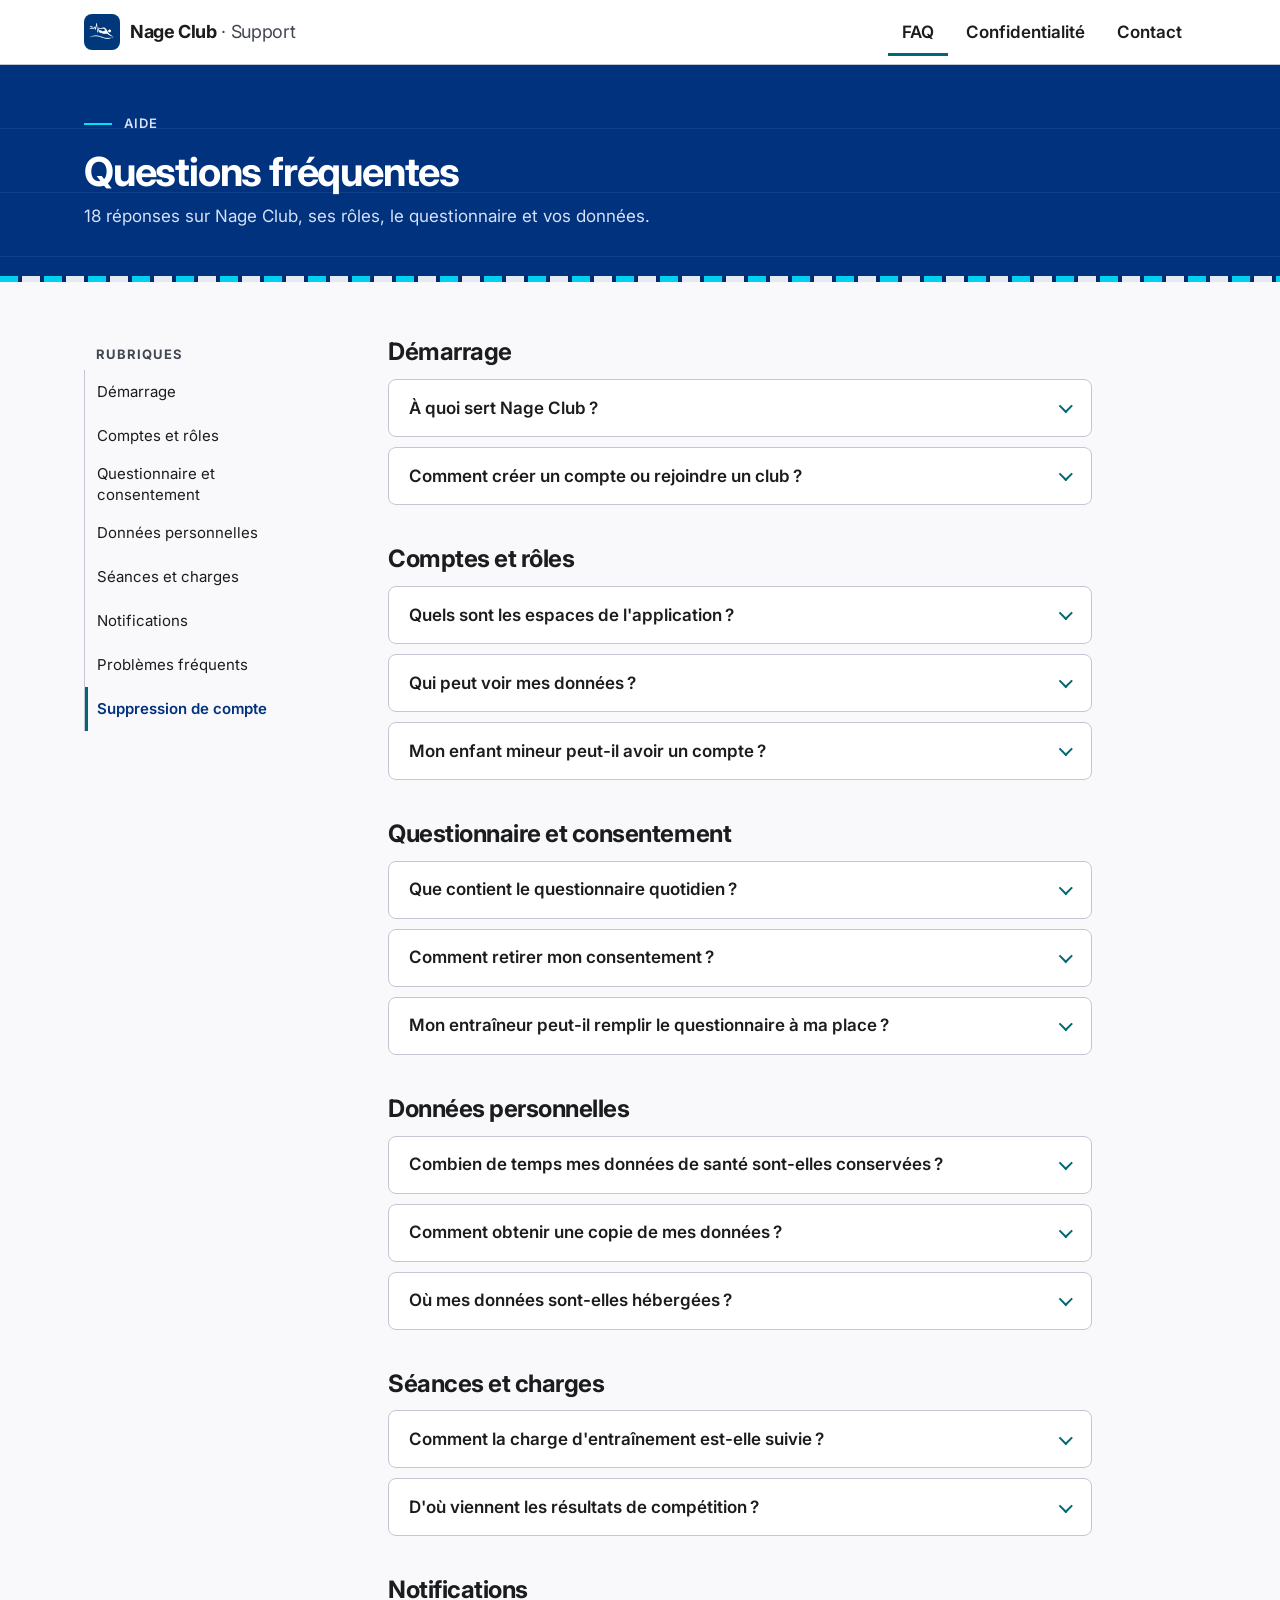
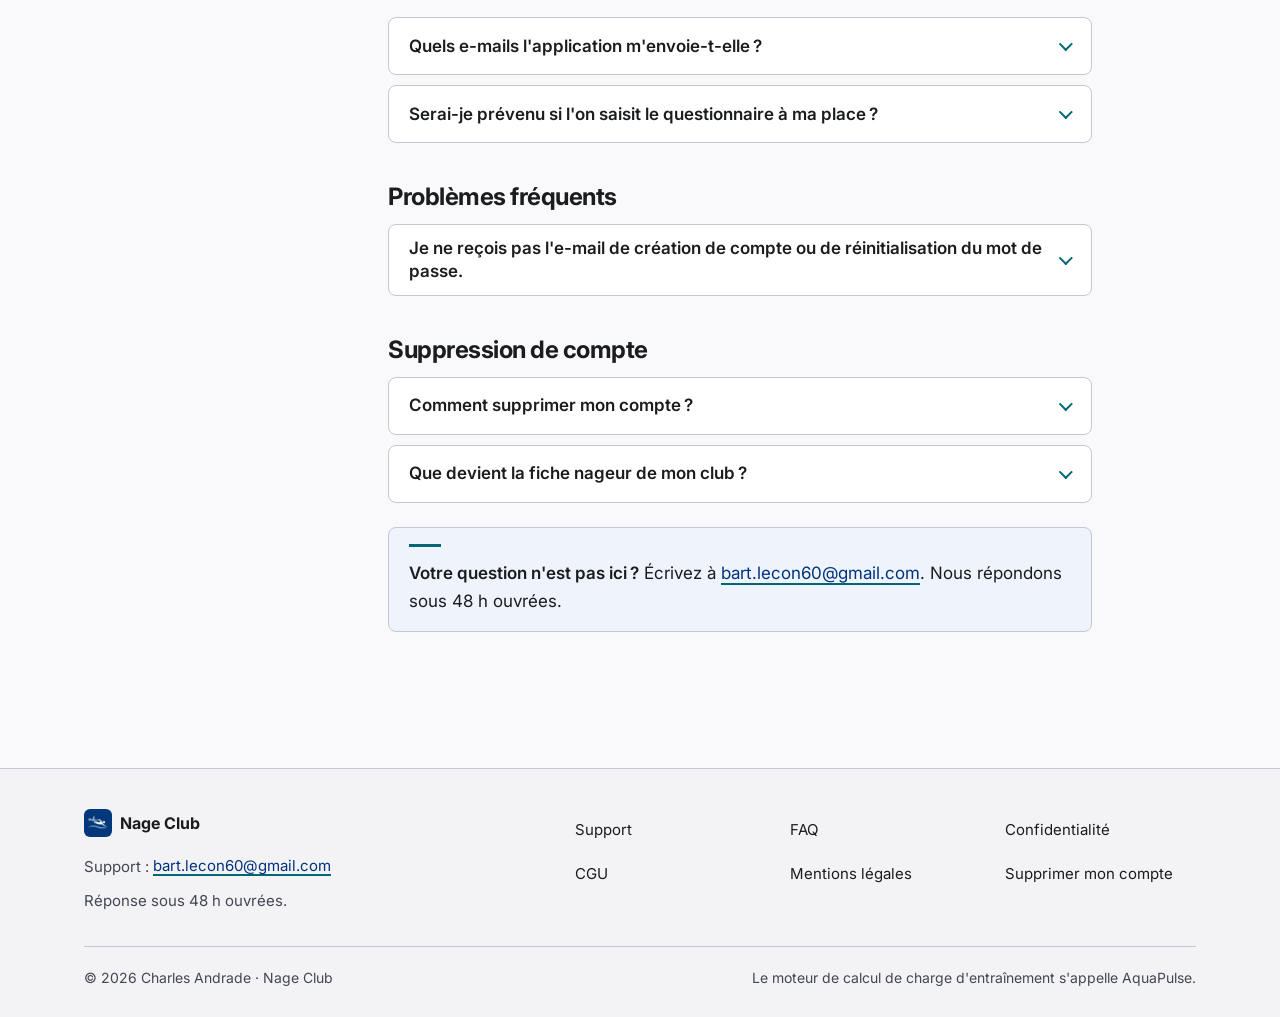
<file: faq.html>
<!DOCTYPE html>
<html lang="fr">
<head>
<meta charset="utf-8">
<meta name="viewport" content="width=device-width, initial-scale=1">
<title>FAQ — Nage Club</title>
<meta name="description" content="Réponses aux questions fréquentes sur Nage Club : compte, rôles, questionnaire et consentement, données personnelles, suppression de compte.">
<link rel="canonical" href="https://artek60744.github.io/nage-club-support/faq.html">
<meta name="theme-color" content="#00327D" media="(prefers-color-scheme: light)">
<meta name="theme-color" content="#0A1A33" media="(prefers-color-scheme: dark)">
<meta property="og:type" content="website">
<meta property="og:locale" content="fr_FR">
<meta property="og:site_name" content="Nage Club">
<meta property="og:title" content="FAQ — Nage Club">
<meta property="og:description" content="Réponses aux questions fréquentes sur Nage Club : compte, rôles, questionnaire et consentement, données personnelles, suppression de compte.">
<meta property="og:url" content="https://artek60744.github.io/nage-club-support/faq.html">
<meta property="og:image" content="https://artek60744.github.io/nage-club-support/assets/og.png">
<meta property="og:image:width" content="1200">
<meta property="og:image:height" content="630">
<meta property="og:image:alt" content="Logo Nage Club : un nageur blanc et un tracé de pouls sur fond bleu nuit">
<meta name="twitter:card" content="summary_large_image">
<link rel="icon" type="image/png" href="favicon.png">
<link rel="apple-touch-icon" href="apple-touch-icon.png">
<link rel="preconnect" href="https://fonts.googleapis.com">
<link rel="preconnect" href="https://fonts.gstatic.com" crossorigin>
<link rel="stylesheet" href="https://fonts.googleapis.com/css2?family=Inter:wght@400;600;700&amp;display=swap">
<link rel="stylesheet" href="assets/style.css">
<script src="assets/app.js" defer></script>
</head>
<body>
<a class="skip" href="#contenu">Aller au contenu</a>
<header class="site-header">
<div class="wrap">
<a class="brand" href="index.html"><img src="assets/logo.png" width="36" height="36" alt=""><span>Nage Club<span class="brand-sub"> · Support</span></span></a>
<nav class="nav" aria-label="Navigation principale">
<details>
<summary>Menu</summary>
<ul class="nav-list"><li><a href="faq.html" aria-current="page">FAQ</a></li><li><a href="confidentialite.html">Confidentialité</a></li><li><a href="index.html#contact">Contact</a></li></ul>
</details>
</nav>
</div>
</header>
<main id="contenu">

<div class="page-head"><div class="wrap">
<p class="eyebrow">Aide</p>
<h1>Questions fréquentes</h1>
<p class="meta">18 réponses sur Nage Club, ses rôles, le questionnaire et vos données.</p>
</div><div class="lane-rope" aria-hidden="true"></div></div>
<div class="wrap section doc">
<aside class="doc-aside"><nav class="toc" aria-label="Rubriques"><details open><summary>Rubriques</summary><ul><li><a href="#demarrage">Démarrage</a></li><li><a href="#comptes-roles">Comptes et rôles</a></li><li><a href="#questionnaire">Questionnaire et consentement</a></li><li><a href="#donnees">Données personnelles</a></li><li><a href="#seances">Séances et charges</a></li><li><a href="#notifications">Notifications</a></li><li><a href="#problemes">Problèmes fréquents</a></li><li><a href="#suppression">Suppression de compte</a></li></ul></details></nav></aside>
<div class="prose">
<section class="faq-group" id="demarrage"><h2>Démarrage</h2><details class="q"><summary>À quoi sert Nage Club ?</summary><div class="a"><p>Nage Club permet à un club de natation de planifier ses séances, de suivre la présence et la charge d'entraînement de ses nageurs, et de recueillir un questionnaire quotidien. De ce questionnaire, l'application dérive un indicateur de risque de fatigue.</p><p>Cet indicateur est une aide à la décision de l'entraîneur. Ce n'est ni un diagnostic ni un avis médical.</p></div></details><details class="q"><summary>Comment créer un compte ou rejoindre un club ?</summary><div class="a"><p>Un compte s'ouvre soit en créant un club, soit en rejoignant un club existant, sur validation d'un de ses encadrants. Le service s'adresse aux clubs : il n'y a pas d'inscription individuelle sans club.</p><p>Pour rejoindre un club, demandez à son entraîneur ou à son administrateur de valider votre arrivée.</p></div></details></section>
<section class="faq-group" id="comptes-roles"><h2>Comptes et rôles</h2><details class="q"><summary>Quels sont les espaces de l'application ?</summary><div class="a"><p>Il y en a trois : entraîneur, nageur et parent. Chacun ne montre que ce que le rôle permet de voir. L'administrateur du club, lui, voit les nageurs de son club.</p></div></details><details class="q"><summary>Qui peut voir mes données ?</summary><div class="a"><p>L'entraîneur voit les nageurs des groupes qu'il encadre, et seulement ceux-là. Le parent voit les données de son enfant mineur, et rien d'autre. Le nageur voit ses propres données, et l'administrateur du club voit les nageurs de son club.</p><p>Ces cloisons sont appliquées par la base de données elle-même, à chaque requête, et pas seulement par l'interface. Une donnée qu'un compte n'a pas le droit de lire ne lui est pas envoyée.</p></div></details><details class="q"><summary>Mon enfant mineur peut-il avoir un compte ?</summary><div class="a"><p>Oui. Les questions sur sa santé ne lui sont posées qu'après l'autorisation d'un titulaire de l'autorité parentale, donnée depuis un compte parent rattaché ou sur le formulaire d'inscription du club. Aucun entraîneur ne peut consentir à la place d'un parent.</p><p>Le jour de ses 18 ans, le nageur reprend la main : l'accès de ses parents à ses données se ferme automatiquement, et ne se rouvre que s'il l'autorise lui-même.</p></div></details></section>
<section class="faq-group" id="questionnaire"><h2>Questionnaire et consentement</h2><details class="q"><summary>Que contient le questionnaire quotidien ?</summary><div class="a"><p>Il porte sur le sommeil, la douleur et sa localisation, les courbatures, l'énergie, l'hydratation, l'alimentation et l'effort ressenti. L'application le compare au travail réellement effectué pour calculer un indice de fatigue et un score de risque.</p><p>Ces réponses sont des données de santé : elles ne sont collectées qu'avec un consentement explicite. Sans ce consentement, aucune donnée de santé n'est collectée et le reste de l'application continue de fonctionner.</p></div></details><details class="q" id="q-consentement"><summary>Comment retirer mon consentement ?</summary><div class="a"><p>Depuis votre profil dans l'application. Le retrait supprime immédiatement l'ensemble des questionnaires et des indicateurs déjà collectés, et pas seulement ceux à venir. Pour un mineur, le consentement se retire aussi en le disant au club.</p><p>Vous continuez à vous entraîner normalement : seul le suivi de santé s'arrête.</p></div></details><details class="q"><summary>Mon entraîneur peut-il remplir le questionnaire à ma place ?</summary><div class="a"><p>Oui, dans le cadre du suivi du groupe qu'il encadre, et seulement si votre consentement est en cours. Ce consentement reste le vôtre, ou celui du titulaire de l'autorité parentale : jamais celui de l'entraîneur.</p><p>Vous êtes prévenu d'une saisie faite pour vous, vous pouvez la corriger et en reprendre la main. Cette reprise est tracée (date et catégorie de l'auteur), sans conserver les anciennes réponses.</p></div></details></section>
<section class="faq-group" id="donnees"><h2>Données personnelles</h2><details class="q"><summary>Combien de temps mes données de santé sont-elles conservées ?</summary><div class="a"><p>Par défaut, trois saisons : la saison en cours et les deux précédentes. Elles sont ensuite supprimées automatiquement chaque nuit, indicateurs dérivés compris. Votre club peut raccourcir cette durée, jamais l'allonger au-delà de dix saisons.</p></div></details><details class="q" id="q-copie"><summary>Comment obtenir une copie de mes données ?</summary><div class="a"><p>Depuis votre profil, l'application produit un export complet et lisible par machine : identité, e-mail du compte, rôles, liens familiaux, appartenances de groupe, séances et charges d'entraînement, questionnaires et indicateurs. Un compte parent peut aussi exporter les données de son enfant.</p></div></details><details class="q"><summary>Où mes données sont-elles hébergées ?</summary><div class="a"><p>Chez Supabase, dans une région de l'Union européenne. Aucun transfert hors de l'Union européenne n'est prévu. L'application ne pose ni traceur publicitaire ni mesure d'audience tierce.</p></div></details></section>
<section class="faq-group" id="seances"><h2>Séances et charges</h2><details class="q"><summary>Comment la charge d'entraînement est-elle suivie ?</summary><div class="a"><p>L'application rapporte la charge réelle à la charge prescrite, à partir des séances, des volumes, des zones d'intensité et des présences. Elle sert à repérer une fatigue qui s'installe plus vite que d'habitude.</p><p>Les statistiques de groupe ne sont affichées qu'aux encadrants : sur un petit effectif, une moyenne redevient une donnée individuelle.</p></div></details><details class="q"><summary>D'où viennent les résultats de compétition ?</summary><div class="a"><p>Ils sont saisis par l'entraîneur ou importés depuis un fichier que le club détient déjà. L'application ne va chercher aucune donnée sur un système fédéral.</p></div></details></section>
<section class="faq-group" id="notifications"><h2>Notifications</h2><details class="q"><summary>Quels e-mails l'application m'envoie-t-elle ?</summary><div class="a"><p>Les e-mails de création de compte et de réinitialisation de mot de passe, envoyés via Supabase Auth et, une fois activé, via Scaleway Transactional Email, hébergé en France. Ils ne contiennent que votre adresse e-mail, jamais de donnée de santé.</p></div></details><details class="q"><summary>Serai-je prévenu si l'on saisit le questionnaire à ma place ?</summary><div class="a"><p>Oui : la personne concernée est prévenue d'une saisie faite pour elle. Elle peut ensuite la corriger et en reprendre la main.</p></div></details></section>
<section class="faq-group" id="problemes"><h2>Problèmes fréquents</h2><details class="q" id="q-email"><summary>Je ne reçois pas l'e-mail de création de compte ou de réinitialisation du mot de passe.</summary><div class="a"><p>Vérifiez le dossier de courriers indésirables et l'adresse saisie. Si rien n'arrive, écrivez-nous en indiquant l'adresse du compte : nous répondons sous 48 h ouvrées. Ne nous envoyez jamais votre mot de passe.</p></div></details></section>
<section class="faq-group" id="suppression"><h2>Suppression de compte</h2><details class="q"><summary>Comment supprimer mon compte ?</summary><div class="a"><p>Depuis l'application. Vos rôles, vos liens familiaux et, si vous gérez votre propre suivi, vos données de santé sont alors effacés immédiatement ; la fermeture définitive de votre identifiant de connexion est ensuite finalisée par un administrateur.</p><p>Le détail des deux chemins possibles est sur la page <a href="supprimer-compte.html">Supprimer mon compte</a>.</p></div></details><details class="q"><summary>Que devient la fiche nageur de mon club ?</summary><div class="a"><p>Votre fiche nageur et l'historique de séances du club ne dépendent pas de vous seul : ils ne sont pas supprimés par la suppression du compte. Adressez cette demande-là à votre club, qui est responsable de traitement.</p></div></details></section>

<div class="notice">
<p><strong>Votre question n'est pas ici ?</strong> Écrivez à <a href="mailto:bart.lecon60@gmail.com?subject=Support%20Nage%20Club">bart.lecon60@gmail.com</a>. Nous répondons sous 48 h ouvrées.</p>
</div>
</div>
</div>

</main>
<footer class="site-footer">
<div class="wrap footer-grid">
<div class="footer-id">
<p class="footer-brand"><img src="assets/logo.png" width="28" height="28" alt="">Nage Club</p>
<p>Support : <a href="mailto:bart.lecon60@gmail.com?subject=Support%20Nage%20Club">bart.lecon60@gmail.com</a><br>Réponse sous 48 h ouvrées.</p>
</div>
<nav aria-label="Pied de page"><ul><li><a href="index.html">Support</a></li><li><a href="faq.html">FAQ</a></li><li><a href="confidentialite.html">Confidentialité</a></li><li><a href="cgu.html">CGU</a></li><li><a href="mentions-legales.html">Mentions légales</a></li><li><a href="supprimer-compte.html">Supprimer mon compte</a></li></ul></nav>
</div>
<div class="wrap footer-legal">
<p>© 2026 Charles Andrade · Nage Club</p>
<p>Le moteur de calcul de charge d'entraînement s'appelle AquaPulse.</p>
</div>
</footer>
</body>
</html>
</file>
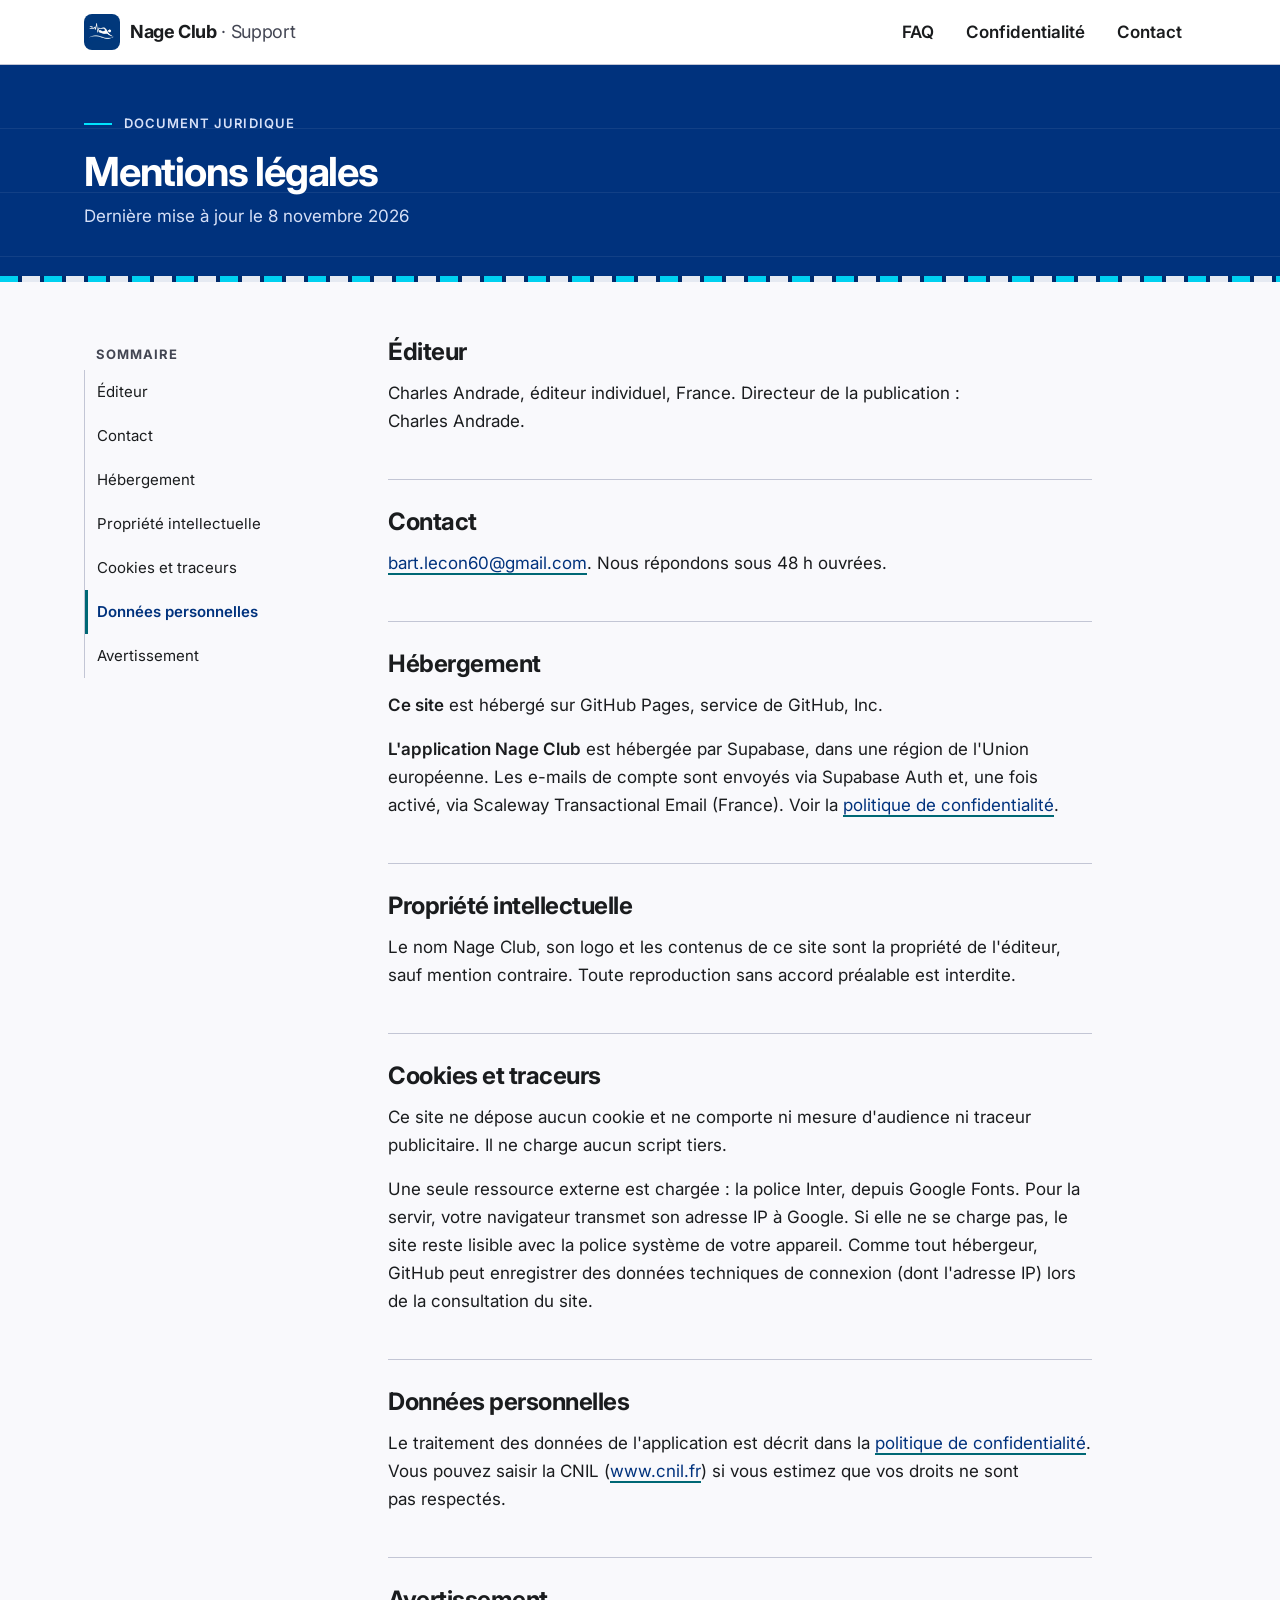
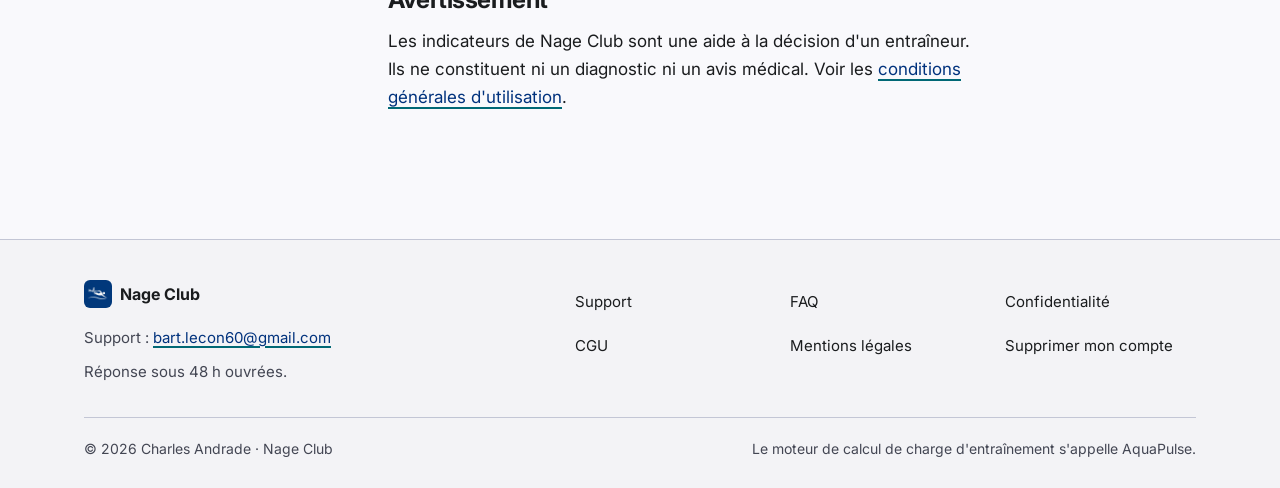
<file: mentions-legales.html>
<!DOCTYPE html>
<html lang="fr">
<head>
<meta charset="utf-8">
<meta name="viewport" content="width=device-width, initial-scale=1">
<title>Mentions légales — Nage Club</title>
<meta name="description" content="Mentions légales du site de support Nage Club : éditeur, contact, hébergement, propriété intellectuelle, cookies.">
<link rel="canonical" href="https://artek60744.github.io/nage-club-support/mentions-legales.html">
<meta name="theme-color" content="#00327D" media="(prefers-color-scheme: light)">
<meta name="theme-color" content="#0A1A33" media="(prefers-color-scheme: dark)">
<meta property="og:type" content="website">
<meta property="og:locale" content="fr_FR">
<meta property="og:site_name" content="Nage Club">
<meta property="og:title" content="Mentions légales — Nage Club">
<meta property="og:description" content="Mentions légales du site de support Nage Club : éditeur, contact, hébergement, propriété intellectuelle, cookies.">
<meta property="og:url" content="https://artek60744.github.io/nage-club-support/mentions-legales.html">
<meta property="og:image" content="https://artek60744.github.io/nage-club-support/assets/og.png">
<meta property="og:image:width" content="1200">
<meta property="og:image:height" content="630">
<meta property="og:image:alt" content="Logo Nage Club : un nageur blanc et un tracé de pouls sur fond bleu nuit">
<meta name="twitter:card" content="summary_large_image">
<link rel="icon" type="image/png" href="favicon.png">
<link rel="apple-touch-icon" href="apple-touch-icon.png">
<link rel="preconnect" href="https://fonts.googleapis.com">
<link rel="preconnect" href="https://fonts.gstatic.com" crossorigin>
<link rel="stylesheet" href="https://fonts.googleapis.com/css2?family=Inter:wght@400;600;700&amp;display=swap">
<link rel="stylesheet" href="assets/style.css">
<script src="assets/app.js" defer></script>
</head>
<body>
<a class="skip" href="#contenu">Aller au contenu</a>
<header class="site-header">
<div class="wrap">
<a class="brand" href="index.html"><img src="assets/logo.png" width="36" height="36" alt=""><span>Nage Club<span class="brand-sub"> · Support</span></span></a>
<nav class="nav" aria-label="Navigation principale">
<details>
<summary>Menu</summary>
<ul class="nav-list"><li><a href="faq.html">FAQ</a></li><li><a href="confidentialite.html">Confidentialité</a></li><li><a href="index.html#contact">Contact</a></li></ul>
</details>
</nav>
</div>
</header>
<main id="contenu">

<div class="page-head"><div class="wrap">
<p class="eyebrow">Document juridique</p>
<h1>Mentions légales</h1>
<p class="meta">Dernière mise à jour le 8 novembre 2026</p>
</div><div class="lane-rope" aria-hidden="true"></div></div>
<div class="wrap section doc">
<aside class="doc-aside"><nav class="toc" aria-label="Sommaire"><details open><summary>Sommaire</summary><ul><li><a href="#editeur">Éditeur</a></li><li><a href="#contact">Contact</a></li><li><a href="#hebergement">Hébergement</a></li><li><a href="#propriete">Propriété intellectuelle</a></li><li><a href="#cookies">Cookies et traceurs</a></li><li><a href="#donnees">Données personnelles</a></li><li><a href="#avertissement">Avertissement</a></li></ul></details></nav></aside>
<div class="prose legal">
<h2 id="editeur">Éditeur</h2>
<p>Charles Andrade, éditeur individuel, France. Directeur de la publication : Charles Andrade.</p>

<h2 id="contact">Contact</h2>
<p><a href="mailto:bart.lecon60@gmail.com">bart.lecon60@gmail.com</a>. Nous répondons sous 48 h ouvrées.</p>

<h2 id="hebergement">Hébergement</h2>
<p><strong>Ce site</strong> est hébergé sur GitHub Pages, service de GitHub, Inc.</p>
<p><strong>L'application Nage Club</strong> est hébergée par Supabase, dans une région de l'Union européenne. Les e-mails de compte sont envoyés via Supabase Auth et, une fois activé, via Scaleway Transactional Email (France). Voir la <a href="confidentialite.html#hebergement">politique de confidentialité</a>.</p>

<h2 id="propriete">Propriété intellectuelle</h2>
<p>Le nom Nage Club, son logo et les contenus de ce site sont la propriété de l'éditeur, sauf mention contraire. Toute reproduction sans accord préalable est interdite.</p>

<h2 id="cookies">Cookies et traceurs</h2>
<p>Ce site ne dépose aucun cookie et ne comporte ni mesure d'audience ni traceur publicitaire. Il ne charge aucun script tiers.</p>
<p>Une seule ressource externe est chargée : la police Inter, depuis Google Fonts. Pour la servir, votre navigateur transmet son adresse IP à Google. Si elle ne se charge pas, le site reste lisible avec la police système de votre appareil. Comme tout hébergeur, GitHub peut enregistrer des données techniques de connexion (dont l'adresse IP) lors de la consultation du site.</p>

<h2 id="donnees">Données personnelles</h2>
<p>Le traitement des données de l'application est décrit dans la <a href="confidentialite.html">politique de confidentialité</a>. Vous pouvez saisir la CNIL (<a href="https://www.cnil.fr">www.cnil.fr</a>) si vous estimez que vos droits ne sont pas respectés.</p>

<h2 id="avertissement">Avertissement</h2>
<p>Les indicateurs de Nage Club sont une aide à la décision d'un entraîneur. Ils ne constituent ni un diagnostic ni un avis médical. Voir les <a href="cgu.html">conditions générales d'utilisation</a>.</p>
</div>
</div>

</main>
<footer class="site-footer">
<div class="wrap footer-grid">
<div class="footer-id">
<p class="footer-brand"><img src="assets/logo.png" width="28" height="28" alt="">Nage Club</p>
<p>Support : <a href="mailto:bart.lecon60@gmail.com?subject=Support%20Nage%20Club">bart.lecon60@gmail.com</a><br>Réponse sous 48 h ouvrées.</p>
</div>
<nav aria-label="Pied de page"><ul><li><a href="index.html">Support</a></li><li><a href="faq.html">FAQ</a></li><li><a href="confidentialite.html">Confidentialité</a></li><li><a href="cgu.html">CGU</a></li><li><a href="mentions-legales.html">Mentions légales</a></li><li><a href="supprimer-compte.html">Supprimer mon compte</a></li></ul></nav>
</div>
<div class="wrap footer-legal">
<p>© 2026 Charles Andrade · Nage Club</p>
<p>Le moteur de calcul de charge d'entraînement s'appelle AquaPulse.</p>
</div>
</footer>
</body>
</html>
</file>
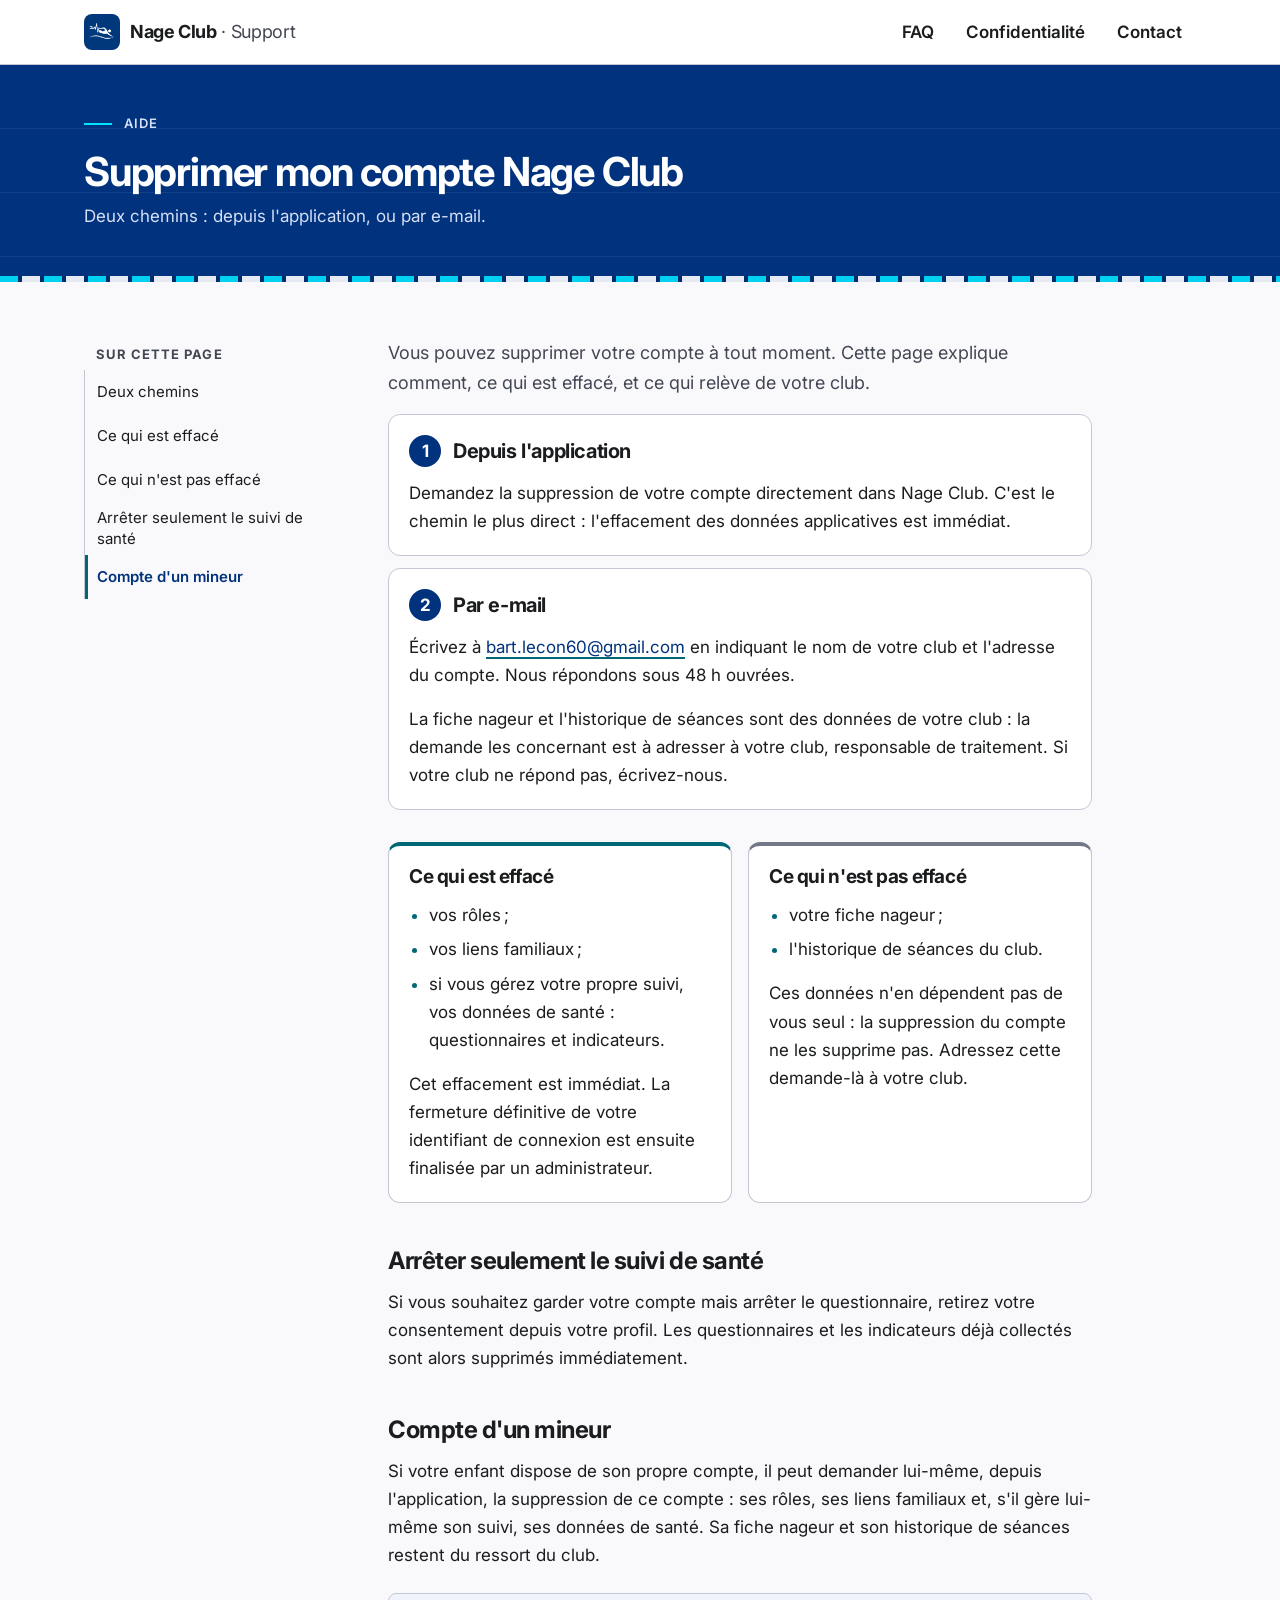
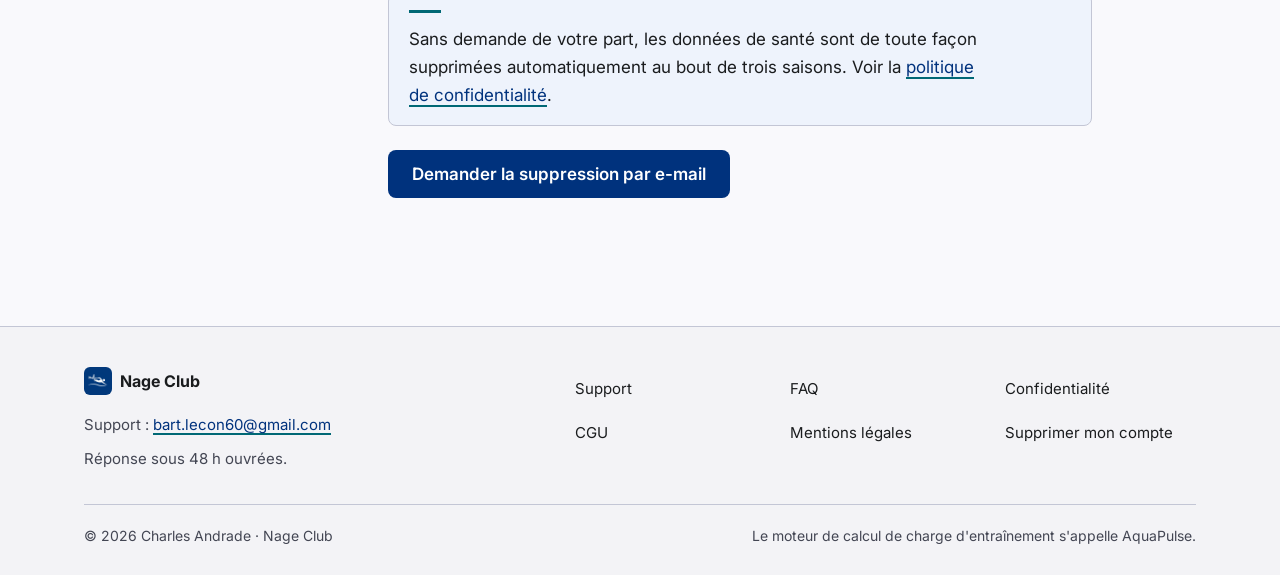
<file: supprimer-compte.html>
<!DOCTYPE html>
<html lang="fr">
<head>
<meta charset="utf-8">
<meta name="viewport" content="width=device-width, initial-scale=1">
<title>Supprimer mon compte Nage Club</title>
<meta name="description" content="Comment supprimer votre compte Nage Club depuis l'application ou par e-mail, ce qui est effacé et ce qui relève de votre club.">
<link rel="canonical" href="https://artek60744.github.io/nage-club-support/supprimer-compte.html">
<meta name="theme-color" content="#00327D" media="(prefers-color-scheme: light)">
<meta name="theme-color" content="#0A1A33" media="(prefers-color-scheme: dark)">
<meta property="og:type" content="website">
<meta property="og:locale" content="fr_FR">
<meta property="og:site_name" content="Nage Club">
<meta property="og:title" content="Supprimer mon compte Nage Club">
<meta property="og:description" content="Comment supprimer votre compte Nage Club depuis l'application ou par e-mail, ce qui est effacé et ce qui relève de votre club.">
<meta property="og:url" content="https://artek60744.github.io/nage-club-support/supprimer-compte.html">
<meta property="og:image" content="https://artek60744.github.io/nage-club-support/assets/og.png">
<meta property="og:image:width" content="1200">
<meta property="og:image:height" content="630">
<meta property="og:image:alt" content="Logo Nage Club : un nageur blanc et un tracé de pouls sur fond bleu nuit">
<meta name="twitter:card" content="summary_large_image">
<link rel="icon" type="image/png" href="favicon.png">
<link rel="apple-touch-icon" href="apple-touch-icon.png">
<link rel="preconnect" href="https://fonts.googleapis.com">
<link rel="preconnect" href="https://fonts.gstatic.com" crossorigin>
<link rel="stylesheet" href="https://fonts.googleapis.com/css2?family=Inter:wght@400;600;700&amp;display=swap">
<link rel="stylesheet" href="assets/style.css">
<script src="assets/app.js" defer></script>
</head>
<body>
<a class="skip" href="#contenu">Aller au contenu</a>
<header class="site-header">
<div class="wrap">
<a class="brand" href="index.html"><img src="assets/logo.png" width="36" height="36" alt=""><span>Nage Club<span class="brand-sub"> · Support</span></span></a>
<nav class="nav" aria-label="Navigation principale">
<details>
<summary>Menu</summary>
<ul class="nav-list"><li><a href="faq.html">FAQ</a></li><li><a href="confidentialite.html">Confidentialité</a></li><li><a href="index.html#contact">Contact</a></li></ul>
</details>
</nav>
</div>
</header>
<main id="contenu">

<div class="page-head"><div class="wrap">
<p class="eyebrow">Aide</p>
<h1>Supprimer mon compte Nage Club</h1>
<p class="meta">Deux chemins : depuis l'application, ou par e-mail.</p>
</div><div class="lane-rope" aria-hidden="true"></div></div>
<div class="wrap section doc">
<aside class="doc-aside"><nav class="toc" aria-label="Sur cette page"><details open><summary>Sur cette page</summary><ul><li><a href="#chemins">Deux chemins</a></li><li><a href="#efface">Ce qui est effacé</a></li><li><a href="#conserve">Ce qui n'est pas effacé</a></li><li><a href="#suivi">Arrêter seulement le suivi de santé</a></li><li><a href="#mineur">Compte d'un mineur</a></li></ul></details></nav></aside>
<div class="prose">
<p class="lede">Vous pouvez supprimer votre compte à tout moment. Cette page explique comment, ce qui est effacé, et ce qui relève de votre club.</p>

<ol class="steps" id="chemins">
<li>
<h2>Depuis l'application</h2>
<p>Demandez la suppression de votre compte directement dans Nage Club. C'est le chemin le plus direct : l'effacement des données applicatives est immédiat.</p>
</li>
<li>
<h2>Par e-mail</h2>
<p>Écrivez à <a href="mailto:bart.lecon60@gmail.com?subject=Suppression%20de%20mon%20compte%20Nage%20Club">bart.lecon60@gmail.com</a> en indiquant le nom de votre club et l'adresse du compte. Nous répondons sous 48 h ouvrées.</p>
<p>La fiche nageur et l'historique de séances sont des données de votre club : la demande les concernant est à adresser à votre club, responsable de traitement. Si votre club ne répond pas, écrivez-nous.</p>
</li>
</ol>

<div class="compare">
<section class="compare-col compare-yes" aria-labelledby="efface">
<h2 id="efface">Ce qui est effacé</h2>
<ul>
<li>vos rôles ;</li>
<li>vos liens familiaux ;</li>
<li>si vous gérez votre propre suivi, vos données de santé : questionnaires et indicateurs.</li>
</ul>
<p>Cet effacement est immédiat. La fermeture définitive de votre identifiant de connexion est ensuite finalisée par un administrateur.</p>

</section>
<section class="compare-col compare-no" aria-labelledby="conserve">
<h2 id="conserve">Ce qui n'est pas effacé</h2>
<ul>
<li>votre fiche nageur ;</li>
<li>l'historique de séances du club.</li>
</ul>
<p>Ces données n'en dépendent pas de vous seul : la suppression du compte ne les supprime pas. Adressez cette demande-là à votre club.</p>

</section>
</div>

<h2 id="suivi">Arrêter seulement le suivi de santé</h2>
<p>Si vous souhaitez garder votre compte mais arrêter le questionnaire, retirez votre consentement depuis votre profil. Les questionnaires et les indicateurs déjà collectés sont alors supprimés immédiatement.</p>

<h2 id="mineur">Compte d'un mineur</h2>
<p>Si votre enfant dispose de son propre compte, il peut demander lui-même, depuis l'application, la suppression de ce compte : ses rôles, ses liens familiaux et, s'il gère lui-même son suivi, ses données de santé. Sa fiche nageur et son historique de séances restent du ressort du club.</p>

<div class="notice">
<p>Sans demande de votre part, les données de santé sont de toute façon supprimées automatiquement au bout de trois saisons. Voir la <a href="confidentialite.html#duree">politique de confidentialité</a>.</p>
</div>

<p><a class="btn" href="mailto:bart.lecon60@gmail.com?subject=Suppression%20de%20mon%20compte%20Nage%20Club">Demander la suppression par e-mail</a></p>
</div>
</div>

</main>
<footer class="site-footer">
<div class="wrap footer-grid">
<div class="footer-id">
<p class="footer-brand"><img src="assets/logo.png" width="28" height="28" alt="">Nage Club</p>
<p>Support : <a href="mailto:bart.lecon60@gmail.com?subject=Support%20Nage%20Club">bart.lecon60@gmail.com</a><br>Réponse sous 48 h ouvrées.</p>
</div>
<nav aria-label="Pied de page"><ul><li><a href="index.html">Support</a></li><li><a href="faq.html">FAQ</a></li><li><a href="confidentialite.html">Confidentialité</a></li><li><a href="cgu.html">CGU</a></li><li><a href="mentions-legales.html">Mentions légales</a></li><li><a href="supprimer-compte.html">Supprimer mon compte</a></li></ul></nav>
</div>
<div class="wrap footer-legal">
<p>© 2026 Charles Andrade · Nage Club</p>
<p>Le moteur de calcul de charge d'entraînement s'appelle AquaPulse.</p>
</div>
</footer>
</body>
</html>
</file>
<file: assets/style.css>
/* Nage Club — support. Jetons issus de DESIGN.md (Hydro-Performance System). */

:root {
  color-scheme: light dark;

  --bg: #f9f9fc;
  --surface: #ffffff;
  --surface-low: #f3f3f6;
  --tint: #eef3fc;
  --ink: #1a1c1e;
  --ink-variant: #434653;
  --line: #c3c6d5;
  --line-strong: #737889;
  --primary: #00327d;
  --accent: #006875;
  --accent-bright: #00e3fd;
  --link: #00327d;
  --underline: #006875;
  --focus: #0047ab;
  --btn-bg: #00327d;
  --btn-bg-hover: #0047ab;
  --btn-ink: #ffffff;
  --hero-bg: #00327d;
  --hero-deep: #002a6a;
  --hero-ink: #ffffff;
  --hero-muted: #d6e0f7;
  --hero-rule: rgba(255, 255, 255, 0.07);
  --hero-btn-bg: #ffffff;
  --hero-btn-hover: #dae2ff;
  --hero-btn-ink: #00327d;
  --row-key: #e6f4f6;

  --font: "Inter", system-ui, -apple-system, "Segoe UI", Roboto, sans-serif;
  --radius: 0.75rem;
  --radius-sm: 0.5rem;
  --measure: 44rem;
  --wide: 72rem;
  --gutter: 1.25rem;
  --space-section: 3.5rem;
  --ease: cubic-bezier(0.2, 0, 0, 1);
  --t: 150ms;
}

/* Thème sombre dessiné : bleu nuit de bassin, cyan réservé aux actions et aux repères. */
@media (prefers-color-scheme: dark) {
  :root {
    --bg: #07111f;
    --surface: #0e1d33;
    --surface-low: #0b182b;
    --tint: #0f2440;
    --ink: #edf1f7;
    --ink-variant: #b8c4da;
    --line: #253a5c;
    --line-strong: #6f86ad;
    --primary: #00e3fd;
    --accent: #00e3fd;
    --link: #7ceeff;
    --underline: #00a9bd;
    --focus: #00e3fd;
    --btn-bg: #00e3fd;
    --btn-bg-hover: #7ceeff;
    --btn-ink: #07111f;
    --hero-bg: #0a2a5c;
    --hero-deep: #08224b;
    --hero-rule: rgba(124, 238, 255, 0.08);
    --hero-btn-bg: #00e3fd;
    --hero-btn-hover: #7ceeff;
    --hero-btn-ink: #07111f;
    --row-key: #0d2c3d;
  }
}

*,
*::before,
*::after { box-sizing: border-box; }

html { -webkit-text-size-adjust: 100%; scroll-behavior: smooth; scroll-padding-top: 1rem; }

body {
  margin: 0;
  background: var(--bg);
  color: var(--ink);
  font-family: var(--font);
  font-size: 1.0625rem;
  line-height: 1.65;
  overflow-wrap: break-word;
  -webkit-font-smoothing: antialiased;
  /* pied de page en bas de l'écran même sur une page courte (404) */
  min-height: 100vh;
  display: flex;
  flex-direction: column;
}
body > main { flex: 1 0 auto; }

img, svg { max-width: 100%; }

h1, h2, h3 {
  font-weight: 700;
  line-height: 1.2;
  letter-spacing: -0.02em;
  margin: 0 0 0.75rem;
  text-wrap: balance;
}
h1 { font-size: 2rem; letter-spacing: -0.03em; line-height: 1.1; }
h2 { font-size: 1.5rem; margin-top: 2.75rem; }
h3 { font-size: 1.1875rem; letter-spacing: -0.01em; margin-top: 1.75rem; }
p, ul, ol { margin: 0 0 1rem; }
p { text-wrap: pretty; }
ul, ol { padding-left: 1.25rem; }
li { margin-bottom: 0.4rem; }
li::marker { color: var(--accent); }
strong { font-weight: 600; }

a {
  color: var(--link);
  text-decoration-line: underline;
  text-decoration-color: var(--underline);
  text-decoration-thickness: 1.5px;
  text-underline-offset: 0.22em;
  transition: text-decoration-color var(--t) var(--ease), color var(--t) var(--ease);
}
a:hover { text-decoration-color: currentColor; text-decoration-thickness: 2px; }

:focus-visible {
  outline: 3px solid var(--focus);
  outline-offset: 3px;
  border-radius: 4px;
}

.skip {
  position: absolute;
  left: 0.75rem;
  top: -4rem;
  z-index: 20;
  padding: 0.75rem 1rem;
  background: var(--btn-bg);
  color: var(--btn-ink);
  border-radius: var(--radius-sm);
}
.skip:focus { top: 0.75rem; }

.wrap { width: 100%; max-width: var(--wide); margin-inline: auto; padding-inline: var(--gutter); }
.prose { max-width: var(--measure); min-width: 0; }

.eyebrow {
  display: flex;
  align-items: center;
  gap: 0.75rem;
  margin: 0 0 1rem;
  font-size: 0.8125rem;
  font-weight: 600;
  letter-spacing: 0.08em;
  text-transform: uppercase;
  color: var(--hero-muted);
}
.eyebrow::before { content: ""; width: 1.75rem; height: 2px; background: var(--accent-bright); }

/* ---------- En-tête ---------- */
.site-header { background: var(--surface); border-bottom: 1px solid var(--line); }
.site-header .wrap {
  display: flex;
  align-items: center;
  justify-content: space-between;
  gap: 1rem;
  min-height: 4rem;
}
.brand {
  display: inline-flex;
  align-items: center;
  gap: 0.625rem;
  min-height: 44px;
  color: var(--ink);
  font-weight: 700;
  font-size: 1.125rem;
  letter-spacing: -0.02em;
  text-decoration: none;
}
.brand img { width: 2.25rem; height: 2.25rem; border-radius: 0.5rem; display: block; }
.brand-sub { font-weight: 400; color: var(--ink-variant); }
@media (max-width: 23.99rem) { .brand-sub { display: none; } }

.nav summary {
  display: inline-flex;
  align-items: center;
  gap: 0.5rem;
  min-height: 44px;
  padding: 0 0.875rem;
  border: 1px solid var(--line-strong);
  border-radius: var(--radius-sm);
  font-weight: 600;
  cursor: pointer;
  list-style: none;
  transition: background-color var(--t) var(--ease);
}
.nav summary::after {
  content: "";
  width: 0.45rem;
  height: 0.45rem;
  border-right: 2px solid currentColor;
  border-bottom: 2px solid currentColor;
  transform: translateY(-2px) rotate(45deg);
  transition: transform var(--t) var(--ease);
}
.nav details[open] summary::after { transform: translateY(1px) rotate(-135deg); }
.nav summary:hover { background: var(--surface-low); }
.nav summary::-webkit-details-marker { display: none; }
.nav-list {
  list-style: none;
  margin: 0;
  padding: 0.375rem;
  position: absolute;
  right: var(--gutter);
  left: var(--gutter);
  top: 4.25rem;
  z-index: 10;
  background: var(--surface);
  border: 1px solid var(--line);
  border-radius: var(--radius);
  box-shadow: 0 6px 16px rgba(0, 20, 60, 0.12);
}
.site-header { position: relative; }
.nav-list li { margin: 0; }
.nav-list a {
  display: flex;
  align-items: center;
  min-height: 48px;
  padding: 0 0.875rem;
  color: var(--ink);
  font-weight: 600;
  text-decoration: none;
  border-radius: var(--radius-sm);
  transition: background-color var(--t) var(--ease), box-shadow var(--t) var(--ease);
}
.nav-list a:hover { background: var(--surface-low); }
.nav-list a[aria-current="page"] { box-shadow: inset 3px 0 0 var(--accent); background: var(--surface-low); }

@media (min-width: 48rem) {
  .js .nav summary { display: none; }
  .nav-list {
    position: static;
    display: flex;
    gap: 0.25rem;
    padding: 0;
    border: 0;
    background: none;
    box-shadow: none;
  }
  .nav-list a { padding: 0 0.875rem; }
  .nav-list a[aria-current="page"] { background: none; box-shadow: inset 0 -3px 0 var(--accent); border-radius: 0; }
}

/* ---------- Héros (accueil) et bandeau de page ---------- */
.hero,
.page-head {
  position: relative;
  background-color: var(--hero-bg);
  /* lignes d'eau d'un bassin vu de dessus */
  background-image: repeating-linear-gradient(180deg, transparent 0 63px, var(--hero-rule) 63px 64px);
  color: var(--hero-ink);
  --focus: var(--accent-bright);
  --link: var(--hero-ink);
  --underline: var(--accent-bright);
}
.hero { padding-block: 2.5rem 3rem; }
@media (max-width: 47.99rem) {
  .hero-lede { font-size: 1.0625rem; }
  .load-chart { padding: 1rem 1rem 0.875rem; }
}
.hero-grid { display: grid; gap: 2.25rem; align-items: center; }
.hero h1 { font-size: 2.375rem; color: var(--hero-ink); margin-bottom: 1.25rem; }
.h1-brand { display: block; color: var(--accent-bright); }
.hero-lede { color: var(--hero-muted); font-size: 1.125rem; max-width: 34rem; margin-bottom: 1.75rem; }
.hero-actions { display: flex; flex-wrap: wrap; gap: 0.75rem; }
.hero-actions .btn { flex: 1 1 12rem; }
@media (min-width: 48rem) { .hero-actions .btn { flex: 0 0 auto; } }

/* Corde de ligne d'eau : flotteurs alternés, propre au bassin */
.lane-rope {
  height: 6px;
  background:
    repeating-linear-gradient(90deg, var(--accent-bright) 0 18px, var(--hero-deep) 18px 22px, #ffffff 22px 40px, var(--hero-deep) 40px 44px);
  opacity: 0.9;
}
.hero .lane-rope, .page-head .lane-rope { position: absolute; left: 0; right: 0; bottom: 0; }

/* Schéma de charge hebdomadaire */
.load-chart {
  margin: 0;
  padding: 1.25rem 1.25rem 1rem;
  border: 1px solid rgba(255, 255, 255, 0.18);
  border-radius: var(--radius);
  background: var(--hero-deep);
}
.load-chart-title {
  margin: 0 0 0.75rem;
  font-size: 0.8125rem;
  font-weight: 600;
  letter-spacing: 0.08em;
  text-transform: uppercase;
  color: var(--hero-muted);
}
.load-chart svg { display: block; width: 100%; height: auto; }
.lc-grid line { stroke: rgba(255, 255, 255, 0.1); stroke-width: 1; }
.lc-plan rect { fill: rgba(255, 255, 255, 0.06); stroke: rgba(255, 255, 255, 0.75); stroke-width: 1.5; stroke-dasharray: 4 3; }
.lc-done rect { fill: var(--accent-bright); }
.lc-base { stroke: rgba(255, 255, 255, 0.5); stroke-width: 1; }
.lc-rest { stroke: var(--hero-muted); stroke-width: 2; stroke-linecap: round; }
.lc-days text { fill: var(--hero-muted); font: 600 12px var(--font); text-anchor: middle; }
.load-chart figcaption {
  display: flex;
  flex-wrap: wrap;
  gap: 0.375rem 1.25rem;
  margin-top: 0.875rem;
  font-size: 0.875rem;
  color: var(--hero-muted);
}
.lc-key { display: inline-flex; align-items: center; gap: 0.5rem; color: var(--hero-ink); font-weight: 600; }
.lc-key::before { content: ""; width: 0.875rem; height: 0.875rem; border-radius: 2px; }
.lc-key-plan::before { border: 1.5px dashed rgba(255, 255, 255, 0.85); }
.lc-key-done::before { background: var(--accent-bright); }
.lc-note { flex-basis: 100%; line-height: 1.5; }

@media (min-width: 48rem) {
  .hero { padding-block: 4rem 4.5rem; }
  .hero h1 { font-size: 3.25rem; }
}
@media (min-width: 64rem) {
  .hero { padding-block: 5rem 5.5rem; }
  .hero-grid { grid-template-columns: minmax(0, 1.15fr) minmax(0, 0.85fr); gap: 4rem; }
  .hero h1 { font-size: 3.75rem; letter-spacing: -0.035em; }
}

/* ---------- Boutons ---------- */
.btn {
  display: inline-flex;
  align-items: center;
  justify-content: center;
  gap: 0.5rem;
  min-height: 3rem;
  padding: 0 1.375rem;
  border: 2px solid transparent;
  border-radius: var(--radius-sm);
  background: var(--btn-bg);
  color: var(--btn-ink);
  font: inherit;
  font-weight: 600;
  line-height: 1.2;
  text-decoration: none;
  cursor: pointer;
  transition: background-color var(--t) var(--ease), border-color var(--t) var(--ease), transform 100ms var(--ease);
}
.btn:hover { background: var(--btn-bg-hover); }
.btn:active { transform: translateY(1px); }
.btn-hero { background: var(--hero-btn-bg); color: var(--hero-btn-ink); }
.btn-hero:hover { background: var(--hero-btn-hover); }
.btn-outline { background: transparent; color: var(--hero-ink); border-color: rgba(255, 255, 255, 0.75); }
.btn-outline:hover { background: rgba(255, 255, 255, 0.1); border-color: #ffffff; }
.btn-ghost { background: transparent; color: var(--link); border-color: var(--line-strong); }
.btn-ghost:hover { background: var(--surface-low); border-color: var(--link); }

/* ---------- Accueil : deux chemins ---------- */
.paths { display: grid; gap: 1.25rem; padding-block: 2.5rem 1rem; }
.path {
  background: var(--surface);
  border: 1px solid var(--line);
  border-radius: var(--radius);
  padding: 1.5rem 1.25rem;
}
.path h2 { margin: 0 0 1rem; font-size: 1.5rem; }
.path-kicker {
  margin: 0 0 0.25rem;
  font-size: 0.8125rem;
  font-weight: 600;
  letter-spacing: 0.08em;
  text-transform: uppercase;
  color: var(--accent);
}
.path-help { border-top: 4px solid var(--primary); }
.path-discover { background: var(--tint); border-color: transparent; }
.path-discover > p { color: var(--ink-variant); }

.task-list { list-style: none; padding: 0; margin: 0; border-top: 1px solid var(--line); }
.task-list li { margin: 0; border-bottom: 1px solid var(--line); }
.task-list a {
  display: flex;
  align-items: center;
  justify-content: space-between;
  gap: 1rem;
  min-height: 3.5rem;
  padding: 0.75rem 0.5rem;
  color: var(--ink);
  font-weight: 600;
  line-height: 1.35;
  text-decoration: none;
  transition: background-color var(--t) var(--ease), color var(--t) var(--ease);
}
.task-list a::after {
  content: "";
  flex: none;
  width: 0.55rem;
  height: 0.55rem;
  border-top: 2px solid var(--accent);
  border-right: 2px solid var(--accent);
  transform: rotate(45deg);
  transition: transform var(--t) var(--ease);
}
.task-list a:hover { background: var(--surface-low); color: var(--link); }
.task-list a:hover::after { transform: translateX(3px) rotate(45deg); }
.task-list small { display: block; font-weight: 400; font-size: 0.875rem; color: var(--ink-variant); }

.roles { margin: 0 0 1.25rem; display: grid; gap: 0.5rem; }
.roles div {
  display: grid;
  gap: 0.125rem;
  padding: 0.75rem 0;
  border-top: 1px solid var(--line);
}
.roles dt { font-weight: 700; }
.roles dd { margin: 0; color: var(--ink-variant); }
.path-links { display: flex; flex-wrap: wrap; gap: 0 1.5rem; margin: 0; }
.path-links a { display: inline-flex; align-items: center; min-height: 44px; font-weight: 600; }

@media (min-width: 64rem) {
  .paths { grid-template-columns: minmax(0, 7fr) minmax(0, 5fr); gap: 1.5rem; padding-top: 3.5rem; align-items: start; }
  .path { padding: 2rem; }
}

/* ---------- Accueil : repères ---------- */
.facts { padding-block: var(--space-section) 1rem; }
.facts-title { margin: 0 0 1.5rem; font-size: 1.25rem; }
.facts-list { list-style: none; padding: 0; margin: 0 0 1rem; display: grid; gap: 0; border-top: 2px solid var(--ink); }
.facts-list li { margin: 0; padding: 1.25rem 0; border-bottom: 1px solid var(--line); display: grid; gap: 0.25rem; }
.fact-figure {
  font-size: 2.25rem;
  font-weight: 700;
  letter-spacing: -0.03em;
  line-height: 1.1;
  color: var(--primary);
  font-variant-numeric: tabular-nums;
}
.facts-list span { color: var(--ink-variant); max-width: 24rem; }
.facts-more a { display: inline-flex; align-items: center; min-height: 44px; font-weight: 600; }
@media (min-width: 48rem) {
  .facts-list { grid-template-columns: repeat(3, 1fr); }
  .facts-list li { padding: 1.5rem 1.5rem 1.5rem 0; border-bottom: 0; }
  .facts-list li + li { padding-left: 1.5rem; border-left: 1px solid var(--line); }
  .fact-figure { font-size: 2.75rem; }
}

/* ---------- Sections ---------- */
main { display: block; }
.section { padding-block: var(--space-section); }
.split { display: grid; gap: 1.5rem; }
.split-head h2 { margin-top: 0; }
.split-head p { color: var(--ink-variant); }
@media (min-width: 64rem) {
  .split { grid-template-columns: minmax(0, 4fr) minmax(0, 8fr); gap: 4rem; }
  .split-head { position: sticky; top: 1.5rem; align-self: start; }
}

.contact {
  padding-block: var(--space-section);
  background: var(--surface);
  border-top: 1px solid var(--line);
}
.contact-box { display: grid; gap: 1rem; align-content: start; }
.contact-box p { margin: 0; }
.mail-line { display: flex; flex-wrap: wrap; align-items: center; gap: 0.75rem; }
.mail {
  display: inline-block;
  padding-block: 0.4rem;
  font-size: 1.375rem;
  font-weight: 700;
  letter-spacing: -0.01em;
  word-break: break-all;
}
.copy-status { margin-left: 0.5rem; color: var(--accent); font-weight: 600; }
.contact-note { color: var(--ink-variant); max-width: 36rem; padding-top: 1rem; border-top: 1px solid var(--line); }

.lede { color: var(--ink-variant); font-size: 1.125rem; }

.card {
  background: var(--surface);
  border: 1px solid var(--line);
  border-radius: var(--radius);
  padding: 1.5rem;
}

.notice {
  background: var(--tint);
  border: 1px solid var(--line);
  border-radius: var(--radius-sm);
  padding: 1rem 1.25rem;
  margin-block: 1.5rem;
}
.notice::before { content: ""; display: block; width: 2rem; height: 3px; margin-bottom: 0.75rem; background: var(--accent); }
.notice p:last-child { margin-bottom: 0; }

/* ---------- Questions (accueil et FAQ) ---------- */
.faq-group { margin-top: 2.5rem; }
.faq-group:first-child { margin-top: 0; }
.faq-group > h2 { margin-top: 0; }
details.q {
  background: var(--surface);
  border: 1px solid var(--line);
  border-radius: var(--radius-sm);
  margin-bottom: 0.625rem;
  transition: border-color var(--t) var(--ease);
}
details.q summary {
  display: flex;
  align-items: center;
  justify-content: space-between;
  gap: 1rem;
  min-height: 3.5rem;
  padding: 0.75rem 1.25rem;
  font-weight: 600;
  line-height: 1.35;
  cursor: pointer;
  list-style: none;
  border-radius: var(--radius-sm);
  transition: background-color var(--t) var(--ease);
}
details.q summary:hover { background: var(--surface-low); }
details.q summary::-webkit-details-marker { display: none; }
details.q summary::after {
  content: "";
  flex: none;
  width: 0.6rem;
  height: 0.6rem;
  border-right: 2px solid var(--accent);
  border-bottom: 2px solid var(--accent);
  transform: translateY(-2px) rotate(45deg);
  transition: transform var(--t) var(--ease);
}
details.q[open] { border-color: var(--accent); }
details.q[open] summary { border-radius: var(--radius-sm) var(--radius-sm) 0 0; }
details.q[open] summary::after { transform: translateY(2px) rotate(-135deg); }
details.q .a { padding: 0.25rem 1.25rem 1.1rem; color: var(--ink-variant); }
details.q .a p:last-child { margin-bottom: 0; }

@media (prefers-reduced-motion: no-preference) {
  details.q[open] .a { animation: reveal 180ms var(--ease); }
  .nav details[open] .nav-list { animation: reveal 150ms var(--ease); }
  @keyframes reveal { from { opacity: 0; transform: translateY(-4px); } to { opacity: 1; transform: none; } }
}
@media (prefers-reduced-motion: reduce) {
  *, *::before, *::after { transition-duration: 0s !important; animation: none !important; }
  html { scroll-behavior: auto; }
}

/* ---------- Pages de texte ---------- */
.page-head { padding-block: 2.25rem 2.5rem; }
.page-head h1 { color: var(--hero-ink); margin-bottom: 0.5rem; max-width: 40rem; }
.page-head .meta { color: var(--hero-muted); margin: 0; }
@media (min-width: 48rem) {
  .page-head { padding-block: 3rem 3.25rem; }
  .page-head h1 { font-size: 2.5rem; }
}

/* Mise en page document : sommaire latéral collant dès 64 rem, replié sur mobile */
.doc { display: grid; gap: 1.5rem; }
.toc {
  background: var(--surface);
  border: 1px solid var(--line);
  border-radius: var(--radius);
}
.toc summary {
  display: flex;
  align-items: center;
  justify-content: space-between;
  min-height: 3rem;
  padding: 0 1.25rem;
  font-size: 0.8125rem;
  font-weight: 700;
  letter-spacing: 0.08em;
  text-transform: uppercase;
  color: var(--ink-variant);
  cursor: pointer;
  list-style: none;
}
.toc summary::-webkit-details-marker { display: none; }
.toc summary::after {
  content: "";
  width: 0.5rem;
  height: 0.5rem;
  border-right: 2px solid var(--accent);
  border-bottom: 2px solid var(--accent);
  transform: translateY(-2px) rotate(45deg);
  transition: transform var(--t) var(--ease);
}
.toc details[open] summary::after { transform: translateY(2px) rotate(-135deg); }
.toc ol, .toc ul { list-style: none; margin: 0; padding: 0 0.5rem 0.5rem; }
.toc li { margin: 0; }
.toc a {
  display: flex;
  align-items: center;
  min-height: 44px;
  padding: 0.375rem 0.75rem;
  color: var(--ink);
  font-size: 0.9375rem;
  font-weight: 400;
  line-height: 1.35;
  text-decoration: none;
  border-radius: var(--radius-sm);
  transition: background-color var(--t) var(--ease), box-shadow var(--t) var(--ease);
}
.toc a:hover { background: var(--surface-low); box-shadow: inset 3px 0 0 var(--accent); }
.toc a[aria-current="true"] { box-shadow: inset 3px 0 0 var(--accent); color: var(--link); font-weight: 600; }
@media (min-width: 64rem) {
  .doc { grid-template-columns: 15rem minmax(0, var(--measure)); gap: 4rem; align-items: start; }
  .doc-aside { position: sticky; top: 1.5rem; }
  .toc { background: none; border: 0; }
  .toc summary { pointer-events: none; padding: 0 0.75rem; min-height: 2rem; }
  .toc summary::after { display: none; }
  .toc ol, .toc ul { padding: 0; border-left: 1px solid var(--line); }
  .toc a { border-radius: 0; }
}

.legal h2, .faq-group, [id] { scroll-margin-top: 1.5rem; }
.legal h2 { padding-top: 1.75rem; border-top: 1px solid var(--line); }
.legal > h2:first-child, .legal > .lede + h2 { border-top: 0; padding-top: 0; }
.legal > h2:first-child { margin-top: 0; }

.steps { list-style: none; padding: 0; counter-reset: step; margin-bottom: 2rem; }
.steps > li {
  counter-increment: step;
  position: relative;
  background: var(--surface);
  border: 1px solid var(--line);
  border-radius: var(--radius);
  padding: 1.25rem;
  margin-bottom: 0.75rem;
}
.steps > li::before {
  content: counter(step);
  position: absolute;
  left: 1.25rem;
  top: 1.25rem;
  display: grid;
  place-items: center;
  width: 2rem;
  height: 2rem;
  border-radius: 50%;
  background: var(--btn-bg);
  color: var(--btn-ink);
  font-weight: 700;
}
/* numéro aligné sur le titre ; le texte reprend toute la largeur de la carte */
.steps h2, .steps h3 { margin-top: 0; font-size: 1.25rem; min-height: 2rem; padding-left: 2.75rem; display: flex; align-items: center; }
.steps li > :last-child { margin-bottom: 0; }

.compare { display: grid; gap: 1rem; margin-block: 2rem; }
.compare-col { padding: 1.25rem; border-radius: var(--radius); border: 1px solid var(--line); background: var(--surface); }
.compare-col h2 { margin: 0 0 0.75rem; font-size: 1.1875rem; }
.compare-col :last-child { margin-bottom: 0; }
.compare-yes { border-top: 4px solid var(--accent); }
.compare-no { border-top: 4px solid var(--line-strong); }
@media (min-width: 40rem) { .compare { grid-template-columns: 1fr 1fr; } }

.two-col { display: grid; gap: 1rem; }
@media (min-width: 48rem) { .two-col { grid-template-columns: 1fr 1fr; } }

/* Tableaux : empilés sur mobile, jamais de défilement horizontal */
table { width: 100%; border-collapse: collapse; margin-block: 1.25rem; font-size: 0.9375rem; line-height: 1.55; }
th, td { text-align: left; vertical-align: top; padding: 0.875rem 1rem; border-bottom: 1px solid var(--line); }
thead th { background: var(--surface-low); font-size: 0.8125rem; font-weight: 700; color: var(--ink-variant); }
tr.row-key td { background: var(--row-key); }
@media (max-width: 47.99rem) {
  thead { position: absolute; width: 1px; height: 1px; overflow: hidden; clip-path: inset(50%); }
  table, tbody, tr, td { display: block; }
  tr {
    background: var(--surface);
    border: 1px solid var(--line);
    border-radius: var(--radius-sm);
    margin-bottom: 0.75rem;
    padding: 0.5rem 0;
  }
  tr.row-key { border-color: var(--accent); background: var(--row-key); }
  td { border: 0; padding: 0.4rem 1rem; }
  td::before {
    content: attr(data-label);
    display: block;
    color: var(--ink-variant);
    font-size: 0.8125rem;
    font-weight: 600;
    letter-spacing: 0.05em;
    text-transform: uppercase;
  }
}
@media (min-width: 48rem) {
  .table-wrap { background: var(--surface); border: 1px solid var(--line); border-radius: var(--radius); overflow: hidden; margin-block: 1.5rem; }
  .table-wrap table { margin: 0; }
  .table-wrap th:nth-child(1) { width: 44%; }
  .table-wrap th:nth-child(2) { width: 31%; }
  .table-wrap tr:last-child td { border-bottom: 0; }
}

/* ---------- Pied de page ---------- */
.site-footer {
  margin-top: var(--space-section);
  background: var(--surface-low);
  border-top: 1px solid var(--line);
  padding-block: 2.5rem 1.5rem;
  color: var(--ink-variant);
  font-size: 0.9375rem;
}
.contact + .site-footer, main:has(> .contact:last-child) + .site-footer { margin-top: 0; }
.footer-grid { display: grid; gap: 1.5rem; }
.footer-id p { margin: 0 0 0.5rem; }
.footer-id a { display: inline-flex; align-items: center; min-height: 44px; }
.footer-brand { display: flex; align-items: center; gap: 0.5rem; color: var(--ink); font-weight: 700; font-size: 1rem; }
.footer-brand img { border-radius: 0.375rem; }
.site-footer ul { list-style: none; display: grid; grid-template-columns: repeat(2, minmax(0, 1fr)); gap: 0 1.5rem; padding: 0; margin: 0; }
.site-footer li { margin: 0; }
.site-footer nav a { display: flex; align-items: center; min-height: 44px; color: var(--ink); text-decoration: none; font-weight: 400; }
.site-footer nav a:hover { color: var(--link); text-decoration: underline; text-decoration-color: var(--underline); }
.footer-legal {
  margin-top: 1.5rem;
  padding-top: 1.25rem;
  /* filet aligné sur le contenu, pas sur la marge intérieure */
  background: linear-gradient(var(--line), var(--line)) no-repeat center top / calc(100% - 2 * var(--gutter)) 1px;
  font-size: 0.875rem;
}
.footer-legal p { margin: 0 0 0.25rem; }
@media (min-width: 48rem) {
  .footer-grid { grid-template-columns: minmax(0, 1fr) minmax(0, 1.4fr); gap: 3rem; }
  .site-footer ul { grid-template-columns: repeat(3, minmax(0, 1fr)); }
  .footer-legal { display: flex; justify-content: space-between; gap: 2rem; }
}

.center { text-align: center; padding-block: 4.5rem; }
.center .prose { margin-inline: auto; }
.center .btn { margin: 0.25rem; }
.error-code { font-size: 4.5rem; font-weight: 700; letter-spacing: -0.04em; color: var(--accent); margin: 0; line-height: 1; }
</file>
